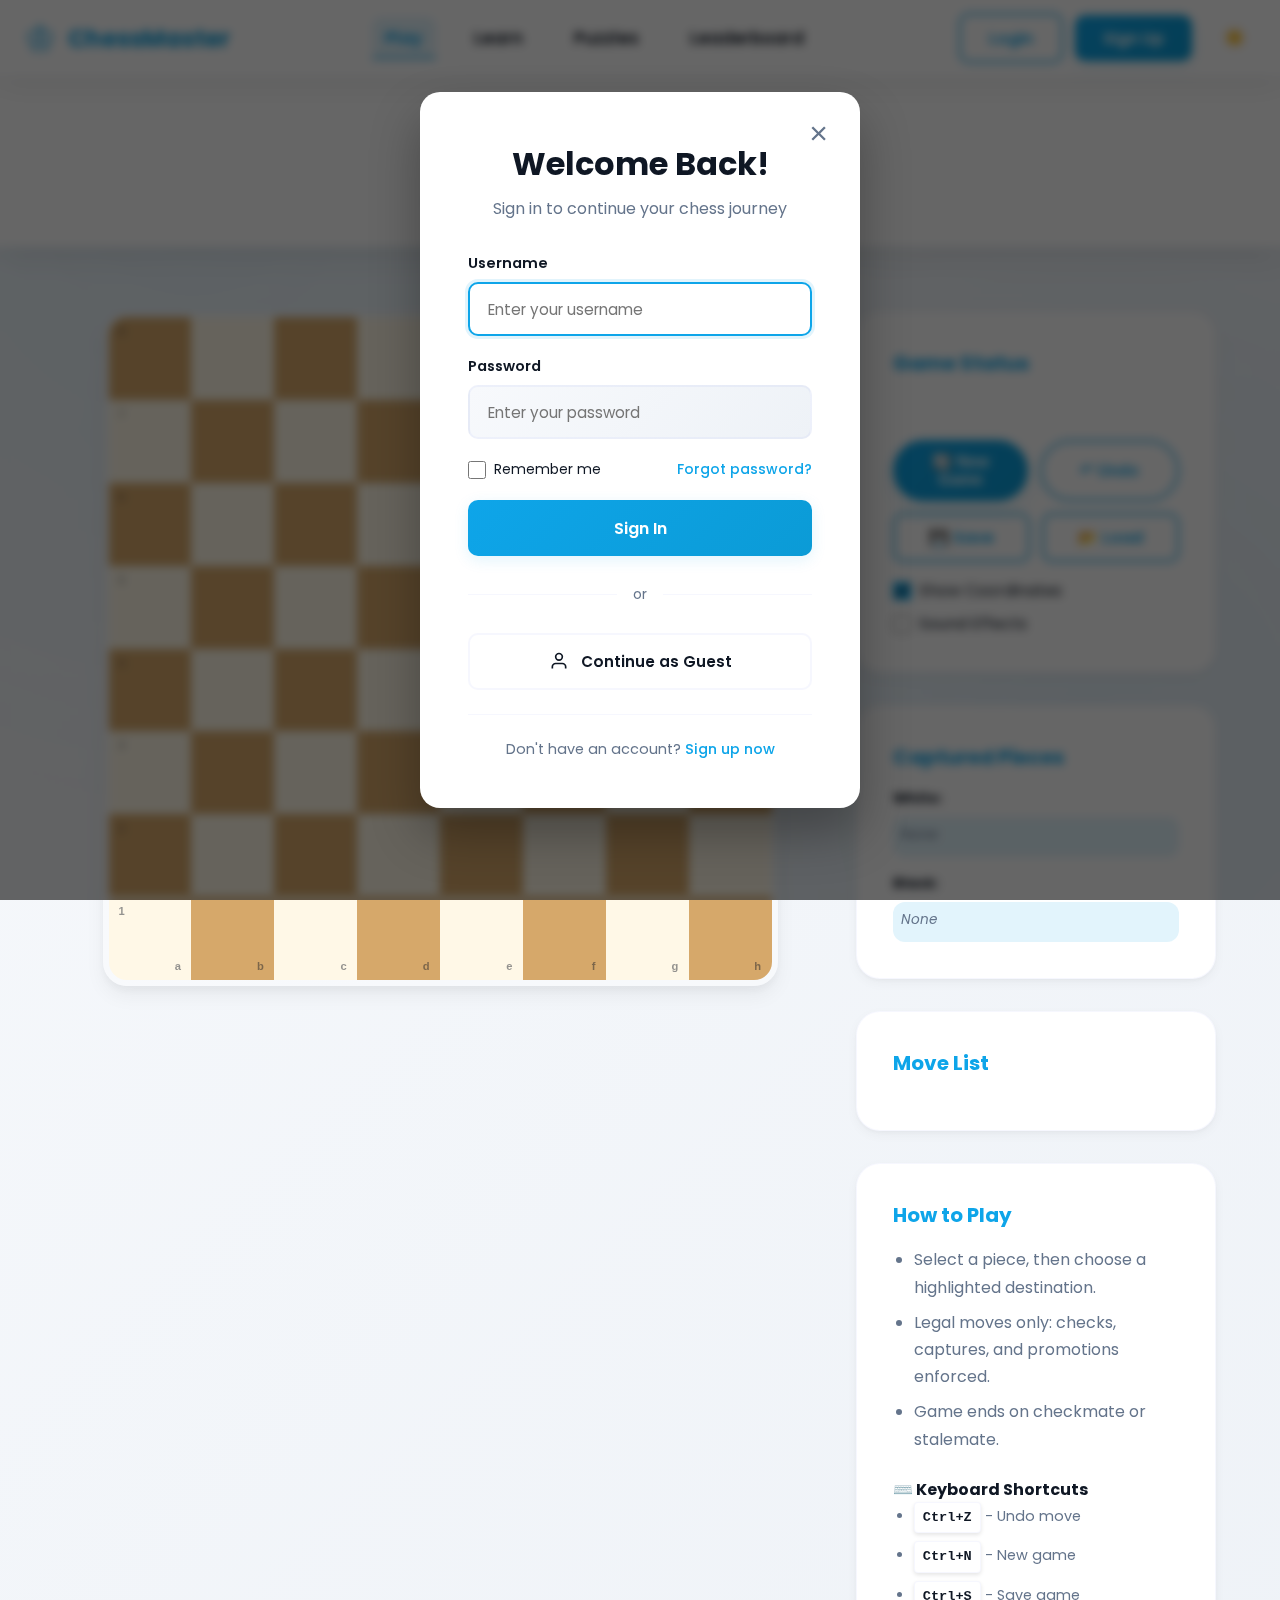
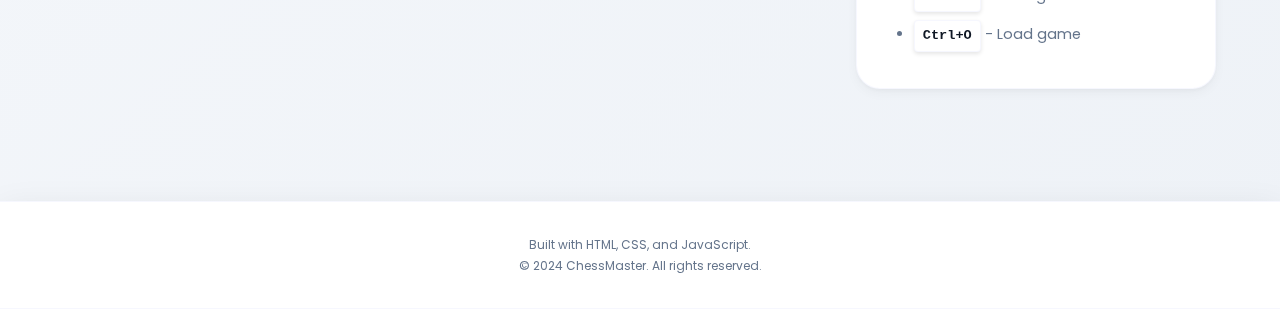
<file: index.html>
<!DOCTYPE html>
<html lang="en">
<head>
  <meta charset="utf-8" />
  <meta name="viewport" content="width=device-width, initial-scale=1.0" />
  <title>Chess Board - Play Online</title>
  <link rel="stylesheet" href="styles.css" />
  <link rel="preconnect" href="https://fonts.googleapis.com">
  <link rel="preconnect" href="https://fonts.gstatic.com" crossorigin>
  <link href="https://fonts.googleapis.com/css2?family=Poppins:wght@400;500;600;700;800&display=swap" rel="stylesheet">
  <script src="app.js" defer></script>
</head>
<body>
  <!-- Navigation Bar -->
  <nav class="navbar">
    <div class="nav-container">
      <div class="nav-brand" onclick="window.location.href='index.html'">
        <span class="nav-icon">♔</span>
        <span class="nav-title">ChessMaster</span>
      </div>
      <ul class="nav-menu" id="navMenu">
        <li class="nav-item"><a href="index.html" class="nav-link active">Play</a></li>
        <li class="nav-item"><a href="learn.html" class="nav-link">Learn</a></li>
        <li class="nav-item"><a href="puzzles.html" class="nav-link">Puzzles</a></li>
        <li class="nav-item"><a href="leaderboard.html" class="nav-link">Leaderboard</a></li>
      </ul>
      <div class="nav-actions">
        <button id="loginBtn" class="btn-secondary">Login</button>
        <button id="signupBtn" class="btn-primary">Sign Up</button>

        <!-- Compact header controls: theme toggle -->
        <div class="header-controls" style="margin-left:0.5rem; display:flex; gap:0.5rem; align-items:center;">
          <button id="themeToggle" class="icon-btn" aria-label="Toggle light/dark theme" title="Toggle theme">☀️</button>
        </div>
      </div>
      <button class="nav-toggle" id="navToggle" aria-controls="navMenu" aria-expanded="false" aria-label="Toggle navigation menu">
        <span></span>
        <span></span>
        <span></span>
      </button>
    </div>
  </nav>

  <!-- Login Modal -->
  <div id="loginModal" class="modal" role="dialog" aria-modal="true" aria-labelledby="modalTitle">
    <div class="modal-overlay"></div>
    <div class="modal-content">
      <button class="modal-close" id="closeModal" aria-label="Close login modal">&times;</button>
      <div class="modal-header">
        <h2 id="modalTitle">Welcome Back!</h2>
        <p>Sign in to continue your chess journey</p>
      </div>
      <form id="loginForm" class="auth-form">
        <div class="form-group">
          <label for="username">Username</label>
          <input type="text" id="username" name="username" placeholder="Enter your username" required>
        </div>
        <div class="form-group">
          <label for="password">Password</label>
          <input type="password" id="password" name="password" placeholder="Enter your password" required>
        </div>
        <div class="form-options">
          <label class="checkbox-label">
            <input type="checkbox" name="remember">
            <span>Remember me</span>
          </label>
          <a href="forgot-password.html" class="link-text">Forgot password?</a>
        </div>
        <button type="submit" class="btn-submit">Sign In</button>
        <div class="form-divider">
          <span>or</span>
        </div>
        <button type="button" id="guestBtn" class="btn-guest">
          <svg width="20" height="20" viewBox="0 0 24 24" fill="none" stroke="currentColor" stroke-width="2">
            <path d="M20 21v-2a4 4 0 0 0-4-4H8a4 4 0 0 0-4 4v2"></path>
            <circle cx="12" cy="7" r="4"></circle>
          </svg>
          Continue as Guest
        </button>
      </form>
      <div class="modal-footer">
        Don't have an account? <a href="signup.html" class="link-text">Sign up now</a>
      </div>
    </div>
  </div>

  <!-- User Info Bar (shown after login) -->
  <div class="user-bar" id="userBar" style="display: none;">
    <div class="user-info">
      <div class="user-avatar">
        <span id="userInitial">G</span>
      </div>
      <div class="user-details">
        <span class="user-name" id="userName">Guest Player</span>
        <span class="user-status">Online</span>
      </div>
    </div>
    <button id="logoutBtn" class="btn-logout">Logout</button>
  </div>

  <header class="site-header">
    <h1>Play Chess</h1>
    <p>Challenge a friend locally with a classic 8×8 board.</p>
  </header>

  <main class="layout">
    <section class="board-wrapper">
      <div id="board" class="board" aria-label="Chess board"></div>
    </section>
    <aside class="sidebar">
      <div class="panel">
        <h2>Game Status</h2>
        <p id="turn" class="turn"></p>
        <p id="status" class="status-message"></p>
        <div class="button-group">
          <button id="resetBtn" type="button">🔄 New Game</button>
          <button id="undoBtn" type="button">↶ Undo</button>
        </div>
        <div class="button-group" style="margin-top: 0.75rem;">
          <button id="saveGameBtn" type="button" class="btn-secondary" style="flex: 1;">💾 Save</button>
          <button id="loadGameBtn" type="button" class="btn-secondary" style="flex: 1;">📂 Load</button>
        </div>
        <div style="margin-top: 1rem; display: flex; flex-direction: column; gap: 0.5rem;">
          <label class="checkbox-label">
            <input type="checkbox" id="showCoords" checked>
            <span>Show Coordinates</span>
          </label>
          <label class="checkbox-label">
            <input type="checkbox" id="soundEnabled">
            <span>Sound Effects</span>
          </label>
        </div>
      </div>
      <div class="panel">
        <h2>Captured Pieces</h2>
        <div class="captured">
          <div class="captured-section">
            <span class="captured-label">White:</span>
            <div id="capturedWhite" class="captured-pieces"></div>
          </div>
          <div class="captured-section">
            <span class="captured-label">Black:</span>
            <div id="capturedBlack" class="captured-pieces"></div>
          </div>
        </div>
      </div>
      <div class="panel">
        <h2>Move List</h2>
        <ol id="moveList" class="move-list"></ol>
      </div>
      <div class="panel notes">
        <h2>How to Play</h2>
        <ul>
          <li>Select a piece, then choose a highlighted destination.</li>
          <li>Legal moves only: checks, captures, and promotions enforced.</li>
          <li>Game ends on checkmate or stalemate.</li>
        </ul>
        <h3 style="margin-top: 1.5rem; font-size: 1rem;">⌨️ Keyboard Shortcuts</h3>
        <ul style="font-size: 0.9rem; color: var(--muted);">
          <li><kbd>Ctrl+Z</kbd> - Undo move</li>
          <li><kbd>Ctrl+N</kbd> - New game</li>
          <li><kbd>Ctrl+S</kbd> - Save game</li>
          <li><kbd>Ctrl+O</kbd> - Load game</li>
        </ul>
      </div>
    </aside>
  </main>

  <!-- Pawn Promotion Modal -->
  <div id="promotionModal" class="modal">
    <div class="modal-overlay"></div>
    <div class="modal-content promotion-modal-content">
      <div class="modal-header">
        <h2>Promote Your Pawn</h2>
        <p>Choose a piece</p>
      </div>
      <div class="promotion-choices">
        <button class="promotion-choice" data-piece="q" aria-label="Promote to Queen">
          <span class="promotion-piece">♕</span>
          <span class="promotion-label">Queen</span>
        </button>
        <button class="promotion-choice" data-piece="r" aria-label="Promote to Rook">
          <span class="promotion-piece">♖</span>
          <span class="promotion-label">Rook</span>
        </button>
        <button class="promotion-choice" data-piece="b" aria-label="Promote to Bishop">
          <span class="promotion-piece">♗</span>
          <span class="promotion-label">Bishop</span>
        </button>
        <button class="promotion-choice" data-piece="n" aria-label="Promote to Knight">
          <span class="promotion-piece">♘</span>
          <span class="promotion-label">Knight</span>
        </button>
      </div>
    </div>
  </div>

  <footer class="site-footer">
    <small>Built with HTML, CSS, and JavaScript.</small>
    <br />
    <small>&copy; 2024 ChessMaster. All rights reserved.</small>
  
  </footer>
</body>
</html>
</file>
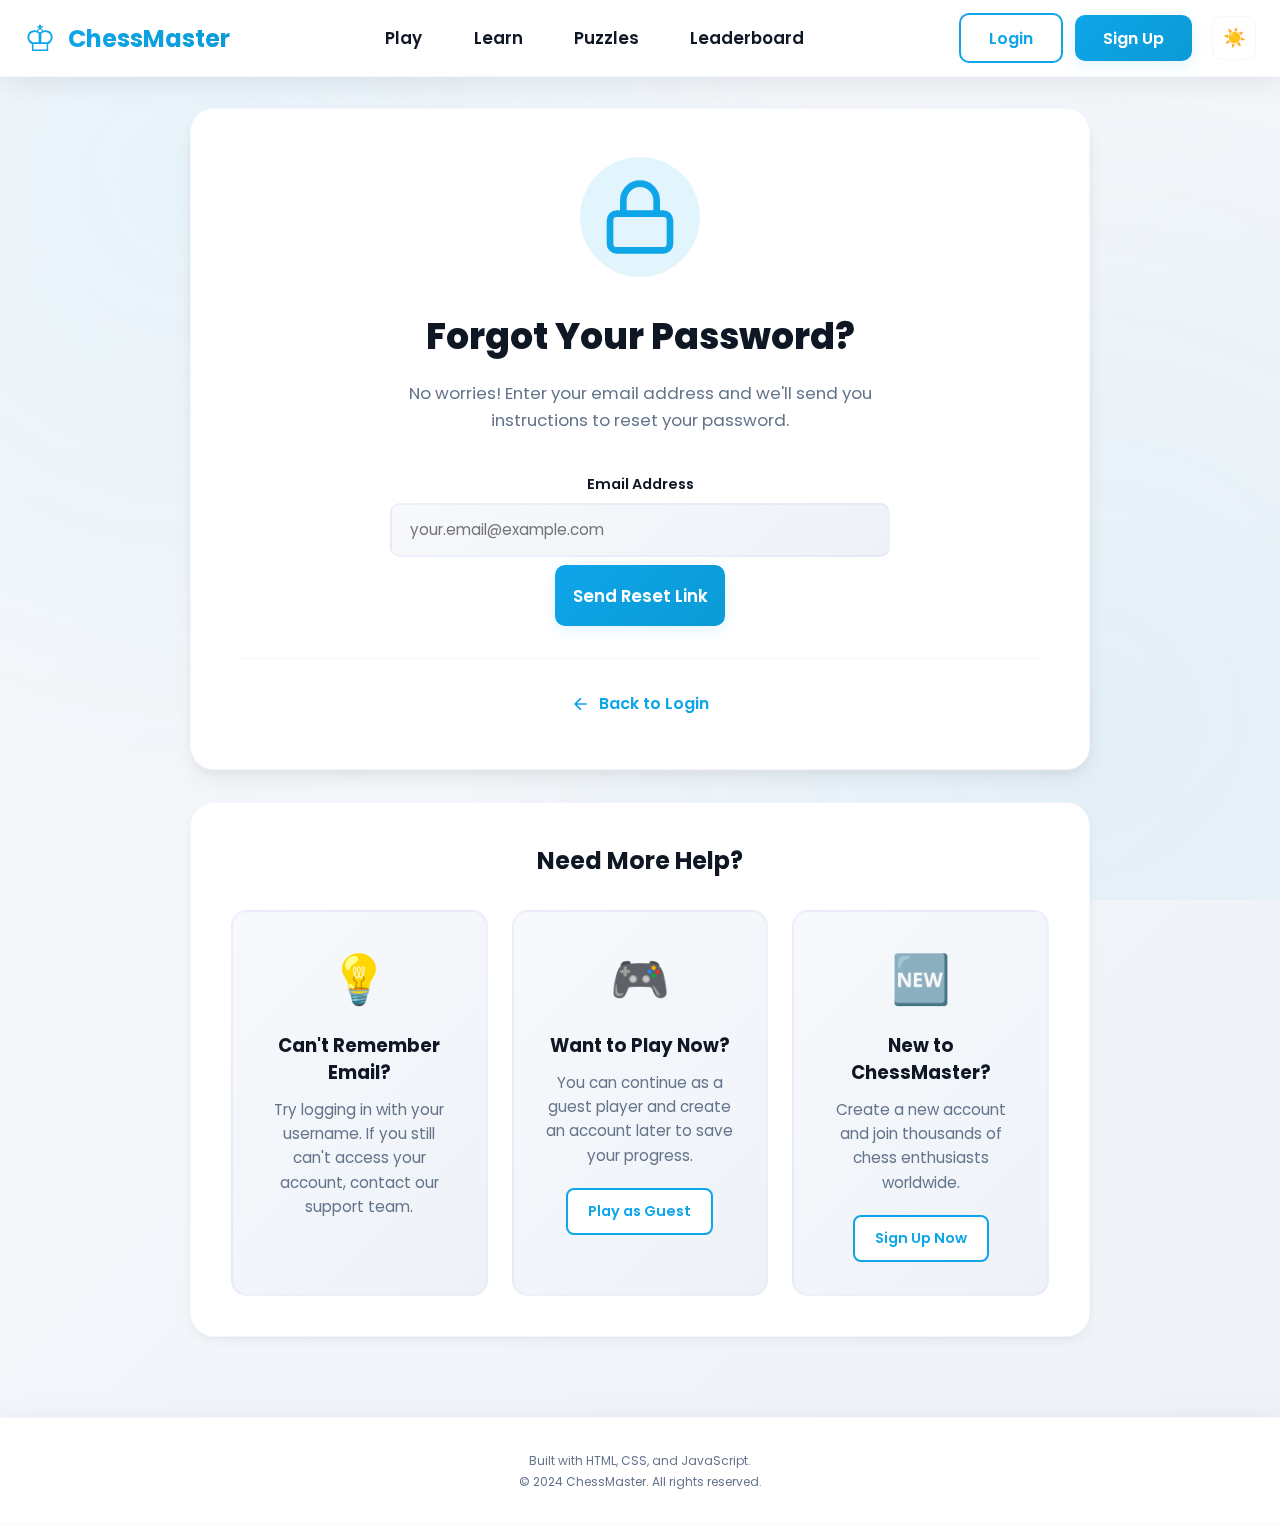
<file: forgot-password.html>
<!DOCTYPE html>
<html lang="en">
<head>
  <meta charset="utf-8" />
  <meta name="viewport" content="width=device-width, initial-scale=1.0" />
  <title>Forgot Password - ChessMaster</title>
  <link rel="stylesheet" href="styles.css" />
  <link rel="preconnect" href="https://fonts.googleapis.com">
  <link rel="preconnect" href="https://fonts.gstatic.com" crossorigin>
  <link href="https://fonts.googleapis.com/css2?family=Poppins:wght@400;500;600;700;800&display=swap" rel="stylesheet">
  <script src="app.js" defer></script>
</head>
<body>
  <!-- Navigation Bar -->
  <nav class="navbar">
    <div class="nav-container">
      <div class="nav-brand" onclick="window.location.href='index.html'">
        <span class="nav-icon">♔</span>
        <span class="nav-title">ChessMaster</span>
      </div>
      <ul class="nav-menu" id="navMenu">
        <li class="nav-item"><a href="index.html" class="nav-link">Play</a></li>
        <li class="nav-item"><a href="learn.html" class="nav-link">Learn</a></li>
        <li class="nav-item"><a href="puzzles.html" class="nav-link">Puzzles</a></li>
        <li class="nav-item"><a href="leaderboard.html" class="nav-link">Leaderboard</a></li>
      </ul>
      <div class="nav-actions">
        <button id="loginBtn" class="btn-secondary">Login</button>
        <button id="signupBtn" class="btn-primary">Sign Up</button>

        <!-- Compact header controls: theme toggle -->
        <div class="header-controls" style="margin-left:0.5rem; display:flex; gap:0.5rem; align-items:center;">
          <button id="themeToggle" class="icon-btn" aria-label="Toggle light/dark theme" title="Toggle theme">☀️</button>
        </div>
      </div>
      <button class="nav-toggle" id="navToggle" aria-controls="navMenu" aria-expanded="false" aria-label="Toggle navigation menu">
        <span></span>
        <span></span>
        <span></span>
      </button>
    </div>
  </nav>

  <!-- Login Modal -->
  <div id="loginModal" class="modal" role="dialog" aria-modal="true" aria-labelledby="modalTitle">
    <div class="modal-overlay"></div>
    <div class="modal-content">
      <button class="modal-close" id="closeModal" aria-label="Close login modal">&times;</button>
      <div class="modal-header">
        <h2 id="modalTitle">Welcome Back!</h2>
        <p>Sign in to continue your chess journey</p>
      </div>
      <form id="loginForm" class="auth-form">
        <div class="form-group">
          <label for="username">Username</label>
          <input type="text" id="username" name="username" placeholder="Enter your username" required>
        </div>
        <div class="form-group">
          <label for="password">Password</label>
          <input type="password" id="password" name="password" placeholder="Enter your password" required>
        </div>
        <div class="form-options">
          <label class="checkbox-label">
            <input type="checkbox" name="remember">
            <span>Remember me</span>
          </label>
          <a href="forgot-password.html" class="link-text">Forgot password?</a>
        </div>
        <button type="submit" class="btn-submit">Sign In</button>
        <div class="form-divider">
          <span>or</span>
        </div>
        <button type="button" id="guestBtn" class="btn-guest">
          <svg width="20" height="20" viewBox="0 0 24 24" fill="none" stroke="currentColor" stroke-width="2">
            <path d="M20 21v-2a4 4 0 0 0-4-4H8a4 4 0 0 0-4 4v2"></path>
            <circle cx="12" cy="7" r="4"></circle>
          </svg>
          Continue as Guest
        </button>
      </form>
      <div class="modal-footer">
        Don't have an account? <a href="signup.html" class="link-text">Sign up now</a>
      </div>
    </div>
  </div>

  <!-- User Info Bar -->
  <div class="user-bar" id="userBar" style="display: none;">
    <div class="user-info">
      <div class="user-avatar">
        <span id="userInitial">G</span>
      </div>
      <div class="user-details">
        <span class="user-name" id="userName">Guest Player</span>
        <span class="user-status">Online</span>
      </div>
    </div>
    <button id="logoutBtn" class="btn-logout">Logout</button>
  </div>

  <div class="forgot-password-page">
    <div class="forgot-password-container">
      <div class="forgot-password-card">
        
        <div class="forgot-icon">
          <svg width="80" height="80" viewBox="0 0 24 24" fill="none" stroke="currentColor" stroke-width="2">
            <rect x="3" y="11" width="18" height="11" rx="2" ry="2"></rect>
            <path d="M7 11V7a5 5 0 0 1 10 0v4"></path>
          </svg>
        </div>

        <div class="forgot-header">
          <h1>Forgot Your Password?</h1>
          <p>No worries! Enter your email address and we'll send you instructions to reset your password.</p>
        </div>

        <form id="forgotPasswordForm" class="forgot-form">
          <div class="form-group">
            <label for="resetEmail">Email Address</label>
            <input type="email" id="resetEmail" name="email" placeholder="your.email@example.com" required>
          </div>

          <button type="submit" class="btn-submit btn-large">
            Send Reset Link
          </button>
        </form>

        <div class="forgot-footer">
          <a href="index.html" class="back-link">
            <svg width="20" height="20" viewBox="0 0 24 24" fill="none" stroke="currentColor" stroke-width="2">
              <path d="M19 12H5M12 19l-7-7 7-7"/>
            </svg>
            Back to Login
          </a>
        </div>

        <!-- Success Message (hidden by default) -->
        <div id="successMessage" class="success-message" style="display: none;">
          <div class="success-icon">✓</div>
          <h3>Check Your Email!</h3>
          <p>We've sent password reset instructions to your email address. Please check your inbox and follow the link to reset your password.</p>
          <p class="success-note">Didn't receive the email? Check your spam folder or <a href="#" id="resendLink" class="link-text">resend the link</a>.</p>
        </div>

      </div>

      <!-- Additional Help Section -->
      <div class="help-section">
        <h3>Need More Help?</h3>
        <div class="help-cards">
          <div class="help-card">
            <div class="help-icon">💡</div>
            <h4>Can't Remember Email?</h4>
            <p>Try logging in with your username. If you still can't access your account, contact our support team.</p>
          </div>
          <div class="help-card">
            <div class="help-icon">🎮</div>
            <h4>Want to Play Now?</h4>
            <p>You can continue as a guest player and create an account later to save your progress.</p>
            <button id="guestBtnPage" class="btn-guest-small">Play as Guest</button>
          </div>
          <div class="help-card">
            <div class="help-icon">🆕</div>
            <h4>New to ChessMaster?</h4>
            <p>Create a new account and join thousands of chess enthusiasts worldwide.</p>
            <a href="signup.html" class="btn-guest-small">Sign Up Now</a>
          </div>
        </div>
      </div>

    </div>
  </div>

  <footer class="site-footer">
    <small>Built with HTML, CSS, and JavaScript.
      <br>
      &copy; 2024 ChessMaster. All rights reserved.
    </small>
  </footer>
</body>
</html>
</file>
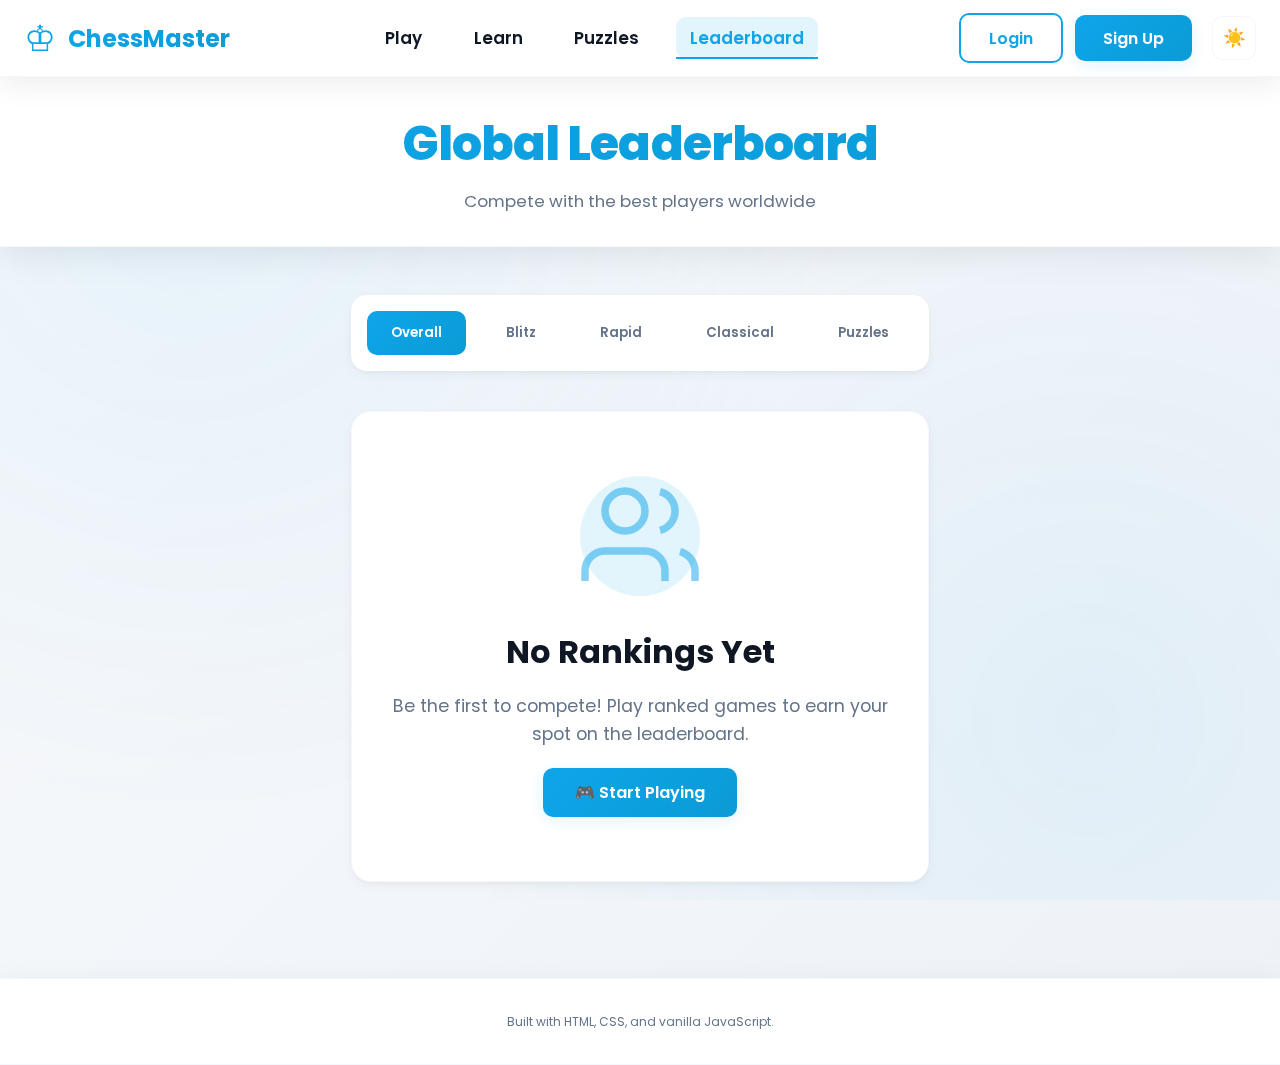
<file: leaderboard.html>
<!DOCTYPE html>
<html lang="en">
<head>
  <meta charset="utf-8" />
  <meta name="viewport" content="width=device-width, initial-scale=1.0" />
  <title>Leaderboard - ChessMaster</title>
  <link rel="stylesheet" href="styles.css" />
  <link rel="preconnect" href="https://fonts.googleapis.com">
  <link rel="preconnect" href="https://fonts.gstatic.com" crossorigin>
  <link href="https://fonts.googleapis.com/css2?family=Poppins:wght@400;500;600;700;800&display=swap" rel="stylesheet">
  <script src="app.js" defer></script>
</head>
<body>
  <!-- Navigation Bar -->
  <nav class="navbar">
    <div class="nav-container">
      <div class="nav-brand" onclick="window.location.href='index.html'">
        <span class="nav-icon">♔</span>
        <span class="nav-title">ChessMaster</span>
      </div>
      <ul class="nav-menu" id="navMenu">
        <li class="nav-item"><a href="index.html" class="nav-link">Play</a></li>
        <li class="nav-item"><a href="learn.html" class="nav-link">Learn</a></li>
        <li class="nav-item"><a href="puzzles.html" class="nav-link">Puzzles</a></li>
        <li class="nav-item"><a href="leaderboard.html" class="nav-link active">Leaderboard</a></li>
      </ul>
      <div class="nav-actions">
        <button id="loginBtn" class="btn-secondary">Login</button>
        <button id="signupBtn" class="btn-primary">Sign Up</button>

        <!-- Compact header controls: theme toggle -->
        <div class="header-controls" style="margin-left:0.5rem; display:flex; gap:0.5rem; align-items:center;">
          <button id="themeToggle" class="icon-btn" aria-label="Toggle light/dark theme" title="Toggle theme">☀️</button>
        </div>
      </div>
      <button class="nav-toggle" id="navToggle" aria-controls="navMenu" aria-expanded="false" aria-label="Toggle navigation menu">
        <span></span>
        <span></span>
        <span></span>
      </button>
    </div>
  </nav>

  <!-- Login Modal -->
  <div id="loginModal" class="modal" role="dialog" aria-modal="true" aria-labelledby="modalTitle">
    <div class="modal-overlay"></div>
    <div class="modal-content">
      <button class="modal-close" id="closeModal" aria-label="Close login modal">&times;</button>
      <div class="modal-header">
        <h2 id="modalTitle">Welcome Back!</h2>
        <p>Sign in to continue your chess journey</p>
      </div>
      <form id="loginForm" class="auth-form">
        <div class="form-group">
          <label for="username">Username</label>
          <input type="text" id="username" name="username" placeholder="Enter your username" required>
        </div>
        <div class="form-group">
          <label for="password">Password</label>
          <input type="password" id="password" name="password" placeholder="Enter your password" required>
        </div>
        <div class="form-options">
          <label class="checkbox-label">
            <input type="checkbox" name="remember">
            <span>Remember me</span>
          </label>
          <a href="forgot-password.html" class="link-text">Forgot password?</a>
        </div>
        <button type="submit" class="btn-submit">Sign In</button>
        <div class="form-divider">
          <span>or</span>
        </div>
        <button type="button" id="guestBtn" class="btn-guest">
          <svg width="20" height="20" viewBox="0 0 24 24" fill="none" stroke="currentColor" stroke-width="2">
            <path d="M20 21v-2a4 4 0 0 0-4-4H8a4 4 0 0 0-4 4v2"></path>
            <circle cx="12" cy="7" r="4"></circle>
          </svg>
          Continue as Guest
        </button>
      </form>
      <div class="modal-footer">
        Don't have an account? <a href="signup.html" class="link-text">Sign up now</a>
      </div>
    </div>
  </div>

  <!-- User Info Bar -->
  <div class="user-bar" id="userBar" style="display: none;">
    <div class="user-info">
      <div class="user-avatar">
        <span id="userInitial">G</span>
      </div>
      <div class="user-details">
        <span class="user-name" id="userName">Guest Player</span>
        <span class="user-status">Online</span>
      </div>
    </div>
    <button id="logoutBtn" class="btn-logout">Logout</button>
  </div>

  <header class="site-header">
    <h1>Global Leaderboard</h1>
    <p>Compete with the best players worldwide</p>
  </header>

  <main class="content-page">
    <div class="leaderboard-container">
      
      <!-- Filter Tabs -->
      <div class="leaderboard-tabs">
        <button class="tab-btn active">Overall</button>
        <button class="tab-btn">Blitz</button>
        <button class="tab-btn">Rapid</button>
        <button class="tab-btn">Classical</button>
        <button class="tab-btn">Puzzles</button>
      </div>

      <!-- Empty State -->
      <section class="empty-leaderboard">
        <div class="empty-icon">
          <svg width="120" height="120" viewBox="0 0 24 24" fill="none" stroke="currentColor" stroke-width="1.5">
            <path d="M17 21v-2a4 4 0 0 0-4-4H5a4 4 0 0 0-4 4v2"></path>
            <circle cx="9" cy="7" r="4"></circle>
            <path d="M23 21v-2a4 4 0 0 0-3-3.87"></path>
            <path d="M16 3.13a4 4 0 0 1 0 7.75"></path>
          </svg>
        </div>
        <h2>No Rankings Yet</h2>
        <p>Be the first to compete! Play ranked games to earn your spot on the leaderboard.</p>
        <a href="index.html" class="btn-primary" style="text-decoration: none; display: inline-flex; align-items: center; margin-top: 20px; padding: 12px 32px;">
          🎮 Start Playing
        </a>
      </section>

    </div>
  </main>

  <footer class="site-footer">
    <small>Built with HTML, CSS, and vanilla JavaScript.</small>
  </footer>
</body>
</html>
</file>
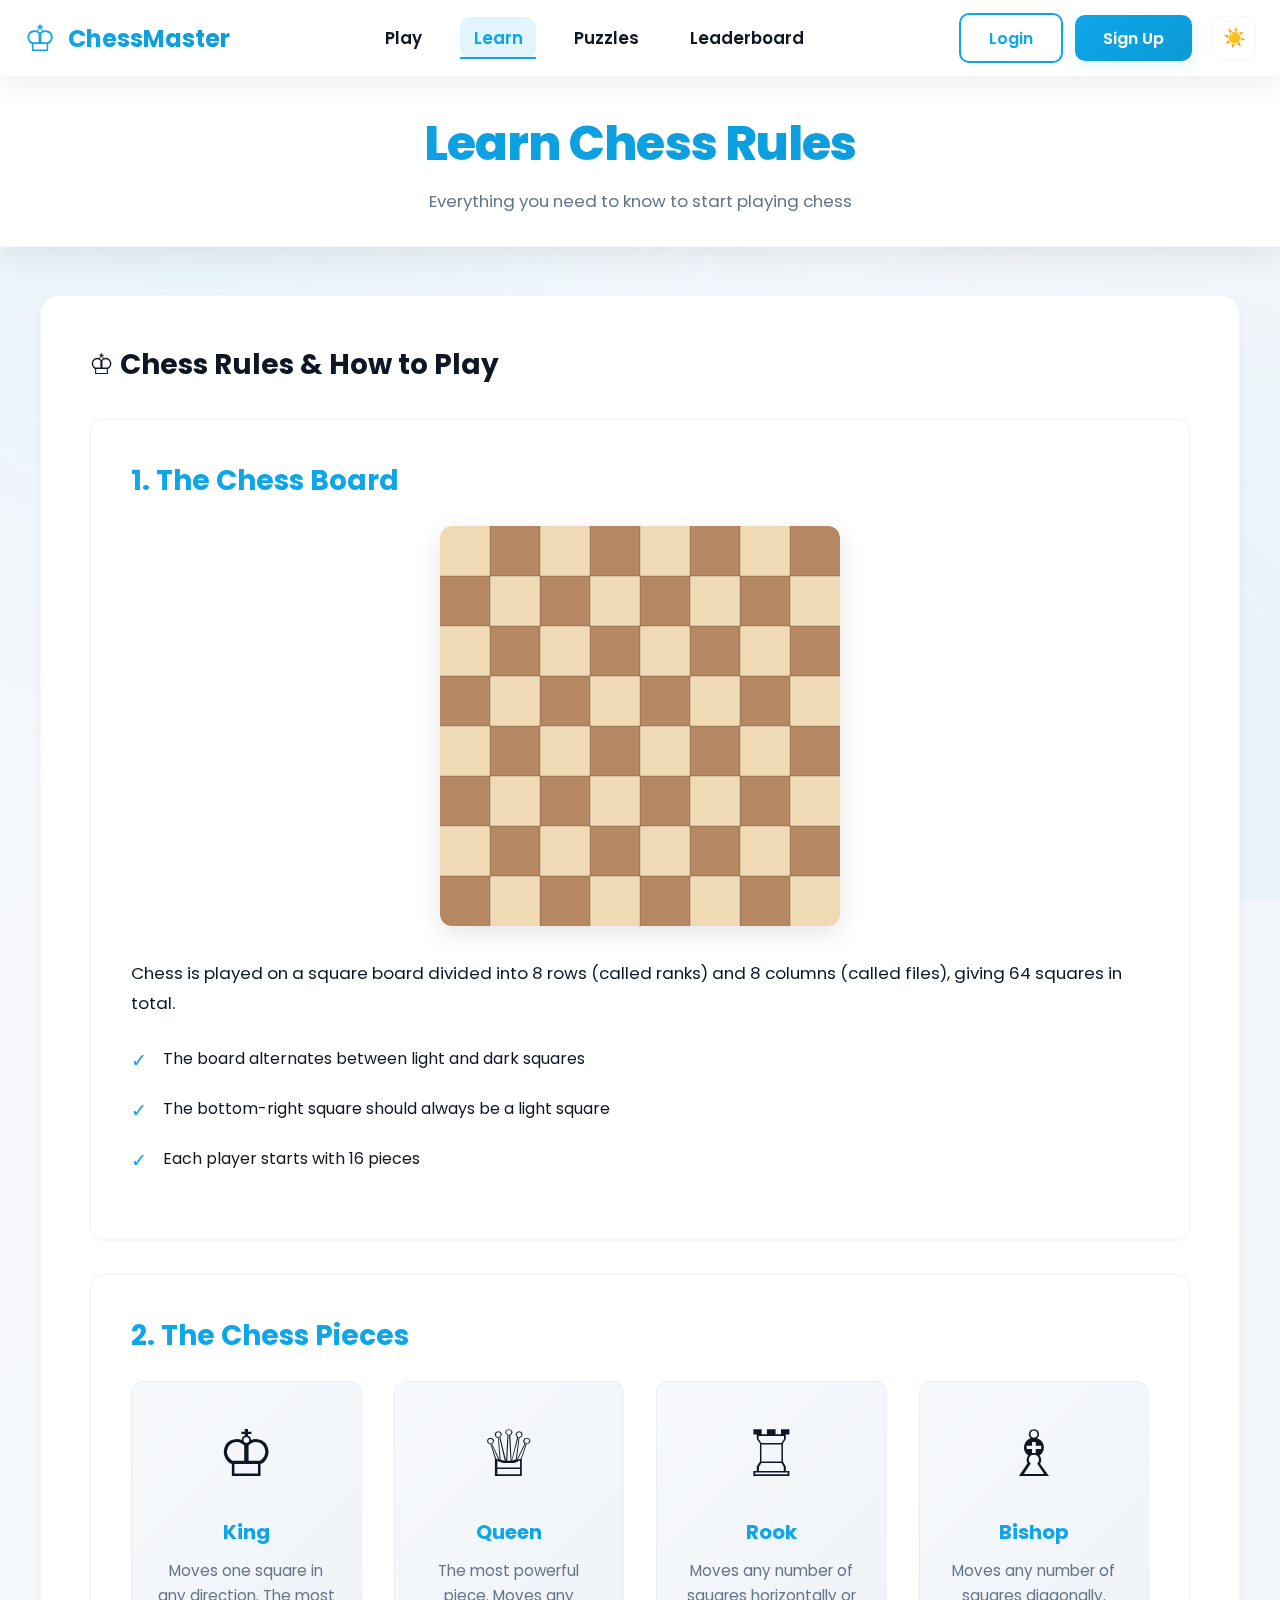
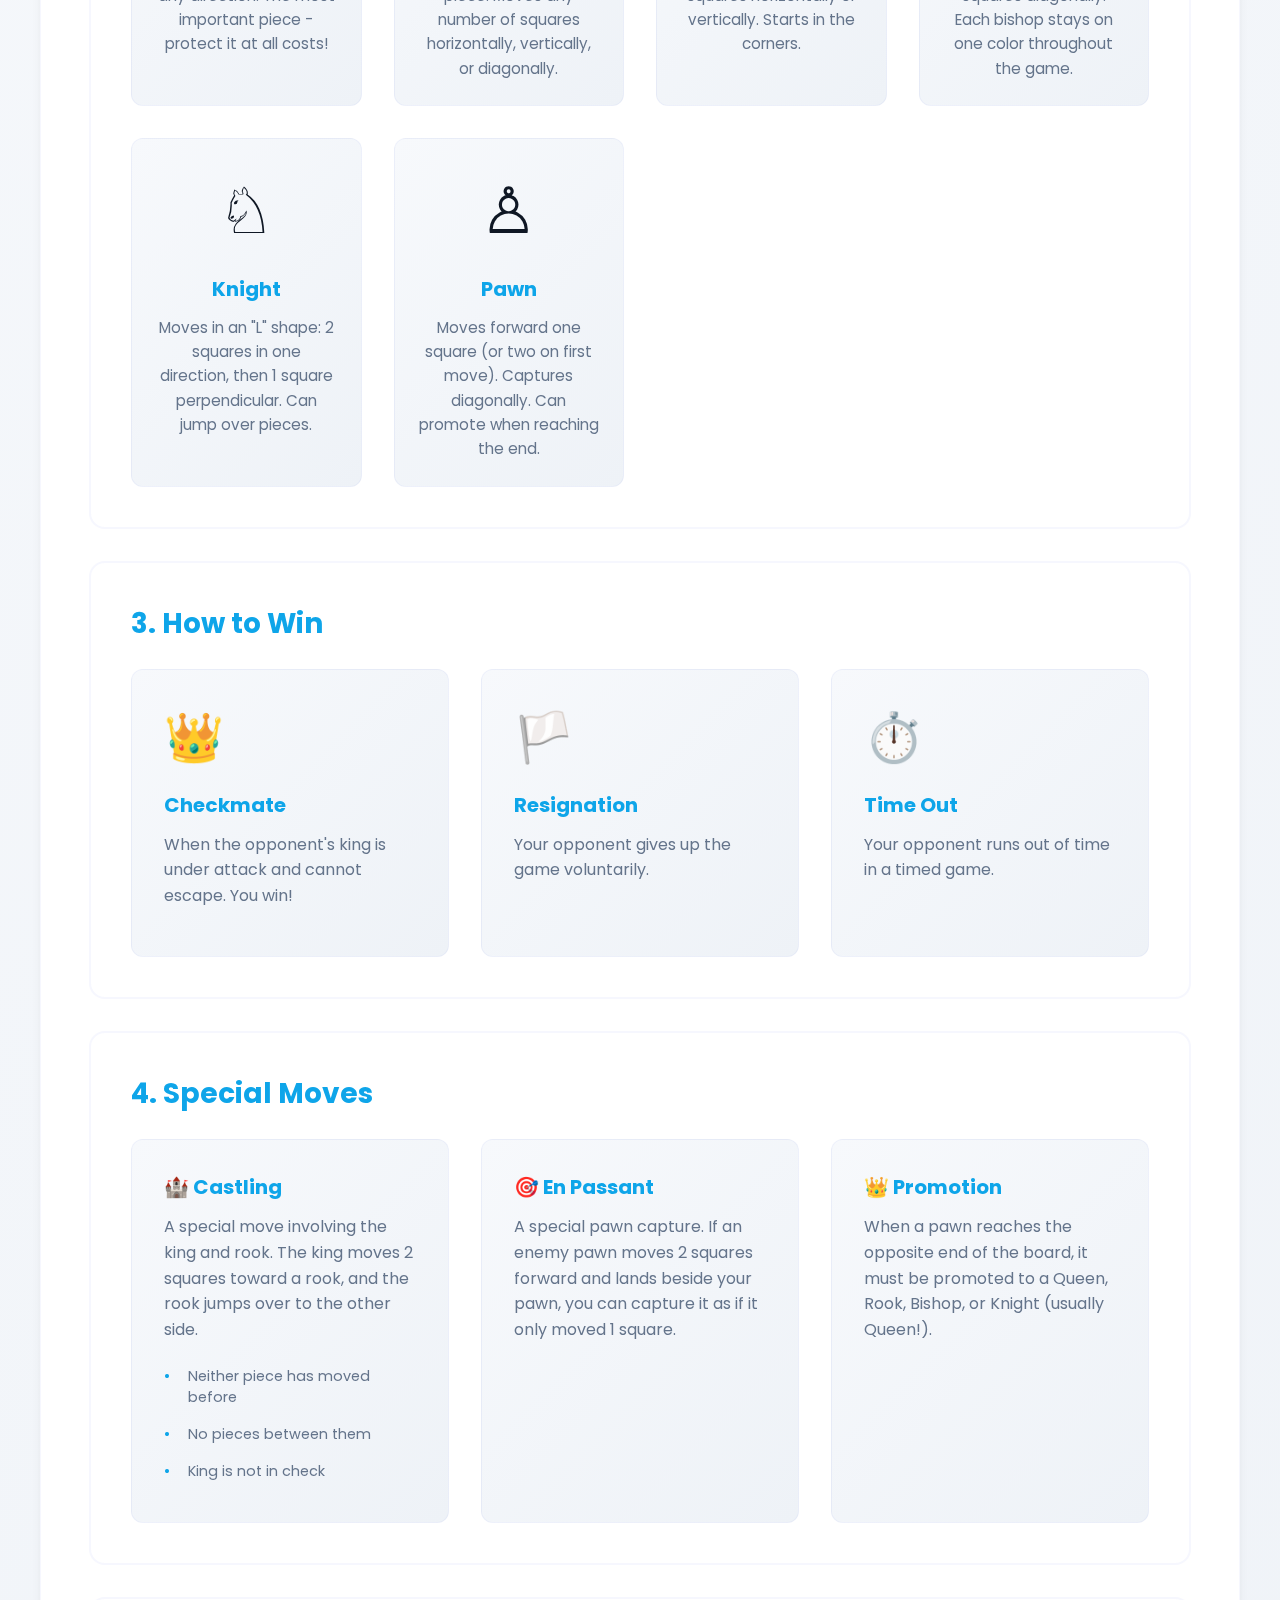
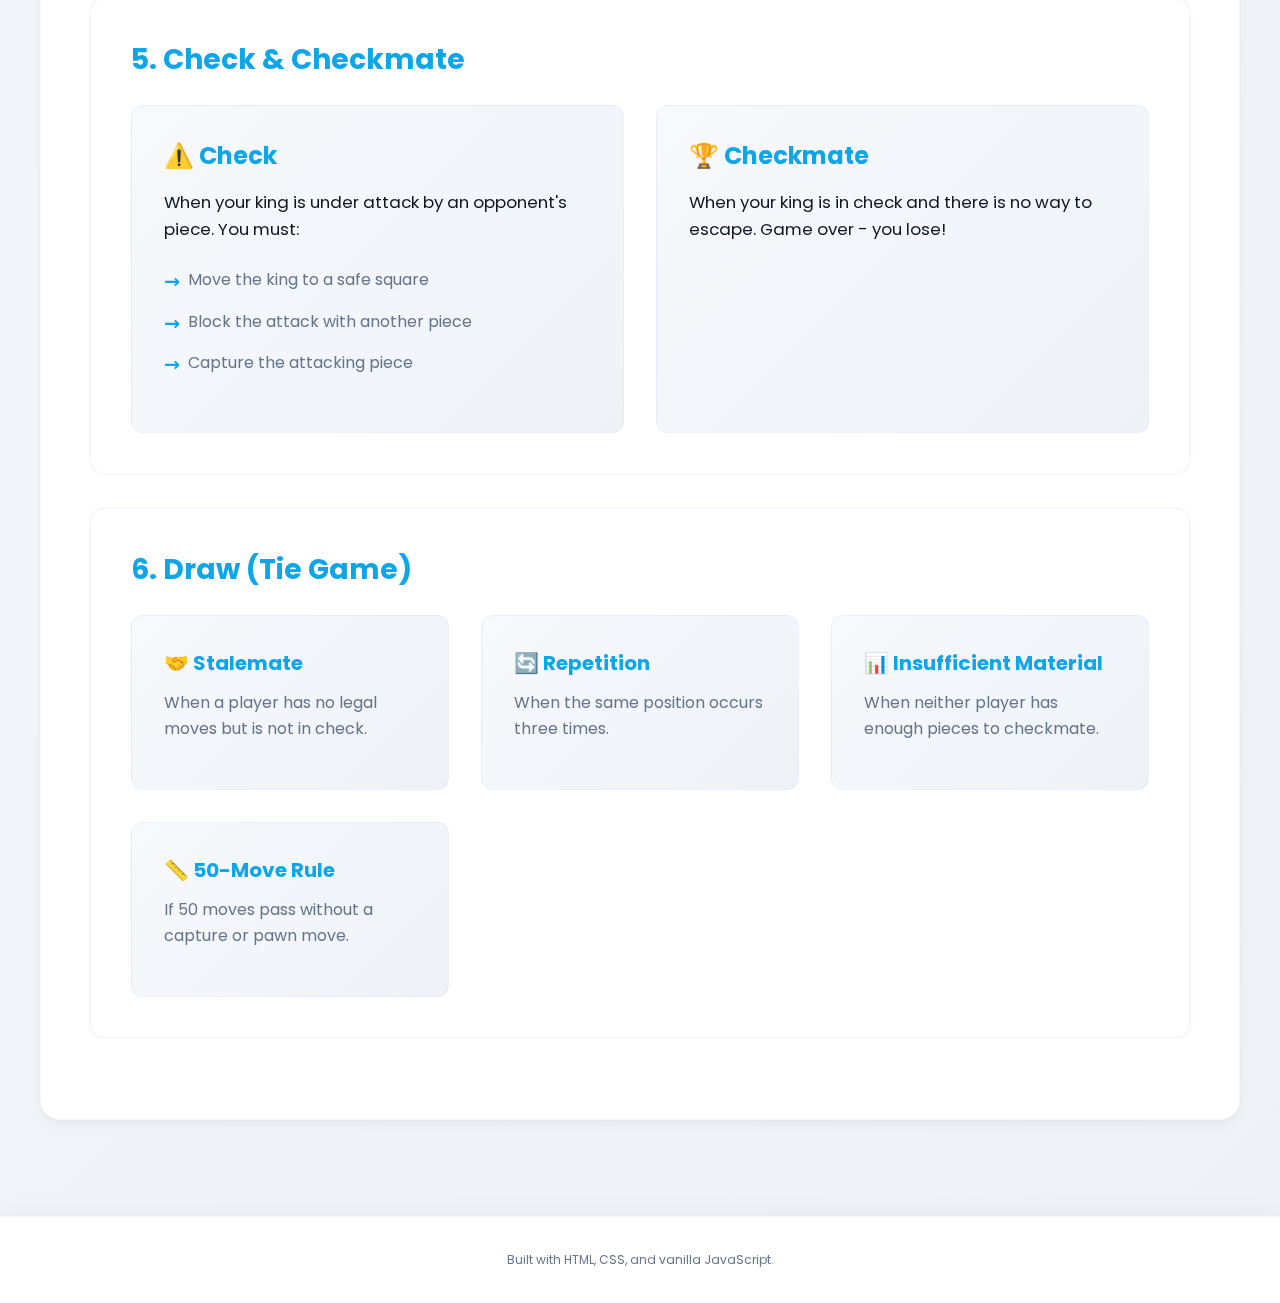
<file: learn.html>
<!DOCTYPE html>
<html lang="en">
<head>
  <meta charset="utf-8" />
  <meta name="viewport" content="width=device-width, initial-scale=1.0" />
  <title>Learn Chess - ChessMaster</title>
  <link rel="stylesheet" href="styles.css" />
  <link rel="preconnect" href="https://fonts.googleapis.com">
  <link rel="preconnect" href="https://fonts.gstatic.com" crossorigin>
  <link href="https://fonts.googleapis.com/css2?family=Poppins:wght@400;500;600;700;800&display=swap" rel="stylesheet">
  <script src="app.js" defer></script>
</head>
<body>
  <!-- Navigation Bar -->
  <nav class="navbar">
    <div class="nav-container">
      <div class="nav-brand" onclick="window.location.href='index.html'">
        <span class="nav-icon">♔</span>
        <span class="nav-title">ChessMaster</span>
      </div>
      <ul class="nav-menu" id="navMenu">
        <li class="nav-item"><a href="index.html" class="nav-link">Play</a></li>
        <li class="nav-item"><a href="learn.html" class="nav-link active">Learn</a></li>
        <li class="nav-item"><a href="puzzles.html" class="nav-link">Puzzles</a></li>
        <li class="nav-item"><a href="leaderboard.html" class="nav-link">Leaderboard</a></li>
      </ul>
      <div class="nav-actions">
        <button id="loginBtn" class="btn-secondary">Login</button>
        <button id="signupBtn" class="btn-primary">Sign Up</button>

        <!-- Compact header controls: theme toggle -->
        <div class="header-controls" style="margin-left:0.5rem; display:flex; gap:0.5rem; align-items:center;">
          <button id="themeToggle" class="icon-btn" aria-label="Toggle light/dark theme" title="Toggle theme">☀️</button>
        </div>
      </div>
      <button class="nav-toggle" id="navToggle" aria-controls="navMenu" aria-expanded="false" aria-label="Toggle navigation menu">
        <span></span>
        <span></span>
        <span></span>
      </button>
    </div>
  </nav>

  <!-- Login Modal -->
  <div id="loginModal" class="modal" role="dialog" aria-modal="true" aria-labelledby="modalTitle">
    <div class="modal-overlay"></div>
    <div class="modal-content">
      <button class="modal-close" id="closeModal" aria-label="Close login modal">&times;</button>
      <div class="modal-header">
        <h2 id="modalTitle">Welcome Back!</h2>
        <p>Sign in to continue your chess journey</p>
      </div>
      <form id="loginForm" class="auth-form">
        <div class="form-group">
          <label for="username">Username</label>
          <input type="text" id="username" name="username" placeholder="Enter your username" required>
        </div>
        <div class="form-group">
          <label for="password">Password</label>
          <input type="password" id="password" name="password" placeholder="Enter your password" required>
        </div>
        <div class="form-options">
          <label class="checkbox-label">
            <input type="checkbox" name="remember">
            <span>Remember me</span>
          </label>
          <a href="forgot-password.html" class="link-text">Forgot password?</a>
        </div>
        <button type="submit" class="btn-submit">Sign In</button>
        <div class="form-divider">
          <span>or</span>
        </div>
        <button type="button" id="guestBtn" class="btn-guest">
          <svg width="20" height="20" viewBox="0 0 24 24" fill="none" stroke="currentColor" stroke-width="2">
            <path d="M20 21v-2a4 4 0 0 0-4-4H8a4 4 0 0 0-4 4v2"></path>
            <circle cx="12" cy="7" r="4"></circle>
          </svg>
          Continue as Guest
        </button>
      </form>
      <div class="modal-footer">
        Don't have an account? <a href="signup.html" class="link-text">Sign up now</a>
      </div>
    </div>
  </div>

  <!-- User Info Bar -->
  <div class="user-bar" id="userBar" style="display: none;">
    <div class="user-info">
      <div class="user-avatar">
        <span id="userInitial">G</span>
      </div>
      <div class="user-details">
        <span class="user-name" id="userName">Guest Player</span>
        <span class="user-status">Online</span>
      </div>
    </div>
    <button id="logoutBtn" class="btn-logout">Logout</button>
  </div>

  <header class="site-header">
    <h1>Learn Chess Rules</h1>
    <p>Everything you need to know to start playing chess</p>
  </header>

  <main class="content-page">
    <div class="rules-container">
      
      <!-- Chess Rules Section -->
      <section class="rules-section">
        <h2 class="section-title">♔ Chess Rules & How to Play</h2>
        
        <!-- Rule: The Board -->
        <div class="rule-card">
          <div class="rule-header">
            <h3>1. The Chess Board</h3>
          </div>
          <div class="rule-content">
            <div class="rule-image">
              <svg viewBox="0 0 400 400" class="board-svg">
                <defs>
                  <pattern id="checkerboard" x="0" y="0" width="100" height="100" patternUnits="userSpaceOnUse">
                    <rect x="0" y="0" width="50" height="50" fill="#f0d9b5"/>
                    <rect x="50" y="0" width="50" height="50" fill="#b58863"/>
                    <rect x="0" y="50" width="50" height="50" fill="#b58863"/>
                    <rect x="50" y="50" width="50" height="50" fill="#f0d9b5"/>
                  </pattern>
                </defs>
                <rect width="400" height="400" fill="url(#checkerboard)"/>
                <line x1="0" y1="50" x2="400" y2="50" stroke="#000" stroke-width="1" opacity="0.2"/>
                <line x1="0" y1="100" x2="400" y2="100" stroke="#000" stroke-width="1" opacity="0.2"/>
                <line x1="0" y1="150" x2="400" y2="150" stroke="#000" stroke-width="1" opacity="0.2"/>
                <line x1="0" y1="200" x2="400" y2="200" stroke="#000" stroke-width="1" opacity="0.2"/>
                <line x1="0" y1="250" x2="400" y2="250" stroke="#000" stroke-width="1" opacity="0.2"/>
                <line x1="0" y1="300" x2="400" y2="300" stroke="#000" stroke-width="1" opacity="0.2"/>
                <line x1="0" y1="350" x2="400" y2="350" stroke="#000" stroke-width="1" opacity="0.2"/>
                <line x1="50" y1="0" x2="50" y2="400" stroke="#000" stroke-width="1" opacity="0.2"/>
                <line x1="100" y1="0" x2="100" y2="400" stroke="#000" stroke-width="1" opacity="0.2"/>
                <line x1="150" y1="0" x2="150" y2="400" stroke="#000" stroke-width="1" opacity="0.2"/>
                <line x1="200" y1="0" x2="200" y2="400" stroke="#000" stroke-width="1" opacity="0.2"/>
                <line x1="250" y1="0" x2="250" y2="400" stroke="#000" stroke-width="1" opacity="0.2"/>
                <line x1="300" y1="0" x2="300" y2="400" stroke="#000" stroke-width="1" opacity="0.2"/>
                <line x1="350" y1="0" x2="350" y2="400" stroke="#000" stroke-width="1" opacity="0.2"/>
              </svg>
            </div>
            <div class="rule-description">
              <p>Chess is played on a square board divided into 8 rows (called ranks) and 8 columns (called files), giving 64 squares in total.</p>
              <ul>
                <li>The board alternates between light and dark squares</li>
                <li>The bottom-right square should always be a light square</li>
                <li>Each player starts with 16 pieces</li>
              </ul>
            </div>
          </div>
        </div>

        <!-- Rule: The Pieces -->
        <div class="rule-card">
          <div class="rule-header">
            <h3>2. The Chess Pieces</h3>
          </div>
          <div class="rule-content pieces-grid">
            <div class="piece-item">
              <div class="piece-icon">♔</div>
              <h4>King</h4>
              <p>Moves one square in any direction. The most important piece - protect it at all costs!</p>
            </div>
            <div class="piece-item">
              <div class="piece-icon">♕</div>
              <h4>Queen</h4>
              <p>The most powerful piece. Moves any number of squares horizontally, vertically, or diagonally.</p>
            </div>
            <div class="piece-item">
              <div class="piece-icon">♖</div>
              <h4>Rook</h4>
              <p>Moves any number of squares horizontally or vertically. Starts in the corners.</p>
            </div>
            <div class="piece-item">
              <div class="piece-icon">♗</div>
              <h4>Bishop</h4>
              <p>Moves any number of squares diagonally. Each bishop stays on one color throughout the game.</p>
            </div>
            <div class="piece-item">
              <div class="piece-icon">♘</div>
              <h4>Knight</h4>
              <p>Moves in an "L" shape: 2 squares in one direction, then 1 square perpendicular. Can jump over pieces.</p>
            </div>
            <div class="piece-item">
              <div class="piece-icon">♙</div>
              <h4>Pawn</h4>
              <p>Moves forward one square (or two on first move). Captures diagonally. Can promote when reaching the end.</p>
            </div>
          </div>
        </div>

        <!-- Rule: Game Objective -->
        <div class="rule-card">
          <div class="rule-header">
            <h3>3. How to Win</h3>
          </div>
          <div class="rule-content">
            <div class="win-conditions">
              <div class="win-item">
                <div class="win-icon">👑</div>
                <h4>Checkmate</h4>
                <p>When the opponent's king is under attack and cannot escape. You win!</p>
              </div>
              <div class="win-item">
                <div class="win-icon">🏳️</div>
                <h4>Resignation</h4>
                <p>Your opponent gives up the game voluntarily.</p>
              </div>
              <div class="win-item">
                <div class="win-icon">⏱️</div>
                <h4>Time Out</h4>
                <p>Your opponent runs out of time in a timed game.</p>
              </div>
            </div>
          </div>
        </div>

        <!-- Rule: Special Moves -->
        <div class="rule-card">
          <div class="rule-header">
            <h3>4. Special Moves</h3>
          </div>
          <div class="rule-content">
            <div class="special-moves">
              <div class="special-move-item">
                <h4>🏰 Castling</h4>
                <p>A special move involving the king and rook. The king moves 2 squares toward a rook, and the rook jumps over to the other side.</p>
                <ul>
                  <li>Neither piece has moved before</li>
                  <li>No pieces between them</li>
                  <li>King is not in check</li>
                </ul>
              </div>
              <div class="special-move-item">
                <h4>🎯 En Passant</h4>
                <p>A special pawn capture. If an enemy pawn moves 2 squares forward and lands beside your pawn, you can capture it as if it only moved 1 square.</p>
              </div>
              <div class="special-move-item">
                <h4>👑 Promotion</h4>
                <p>When a pawn reaches the opposite end of the board, it must be promoted to a Queen, Rook, Bishop, or Knight (usually Queen!).</p>
              </div>
            </div>
          </div>
        </div>

        <!-- Rule: Check -->
        <div class="rule-card">
          <div class="rule-header">
            <h3>5. Check & Checkmate</h3>
          </div>
          <div class="rule-content">
            <div class="rule-description">
              <div class="check-info">
                <div class="check-item">
                  <h4>⚠️ Check</h4>
                  <p>When your king is under attack by an opponent's piece. You must:</p>
                  <ul>
                    <li>Move the king to a safe square</li>
                    <li>Block the attack with another piece</li>
                    <li>Capture the attacking piece</li>
                  </ul>
                </div>
                <div class="check-item">
                  <h4>🏆 Checkmate</h4>
                  <p>When your king is in check and there is no way to escape. Game over - you lose!</p>
                </div>
              </div>
            </div>
          </div>
        </div>

        <!-- Rule: Draw -->
        <div class="rule-card">
          <div class="rule-header">
            <h3>6. Draw (Tie Game)</h3>
          </div>
          <div class="rule-content">
            <div class="draw-conditions">
              <div class="draw-item">
                <h4>🤝 Stalemate</h4>
                <p>When a player has no legal moves but is not in check.</p>
              </div>
              <div class="draw-item">
                <h4>🔄 Repetition</h4>
                <p>When the same position occurs three times.</p>
              </div>
              <div class="draw-item">
                <h4>📊 Insufficient Material</h4>
                <p>When neither player has enough pieces to checkmate.</p>
              </div>
              <div class="draw-item">
                <h4>📏 50-Move Rule</h4>
                <p>If 50 moves pass without a capture or pawn move.</p>
              </div>
            </div>
          </div>
        </div>

      </section>

    </div>
  </main>

  <footer class="site-footer">
    <small>Built with HTML, CSS, and vanilla JavaScript.</small>
  </footer>
</body>
</html>
</file>
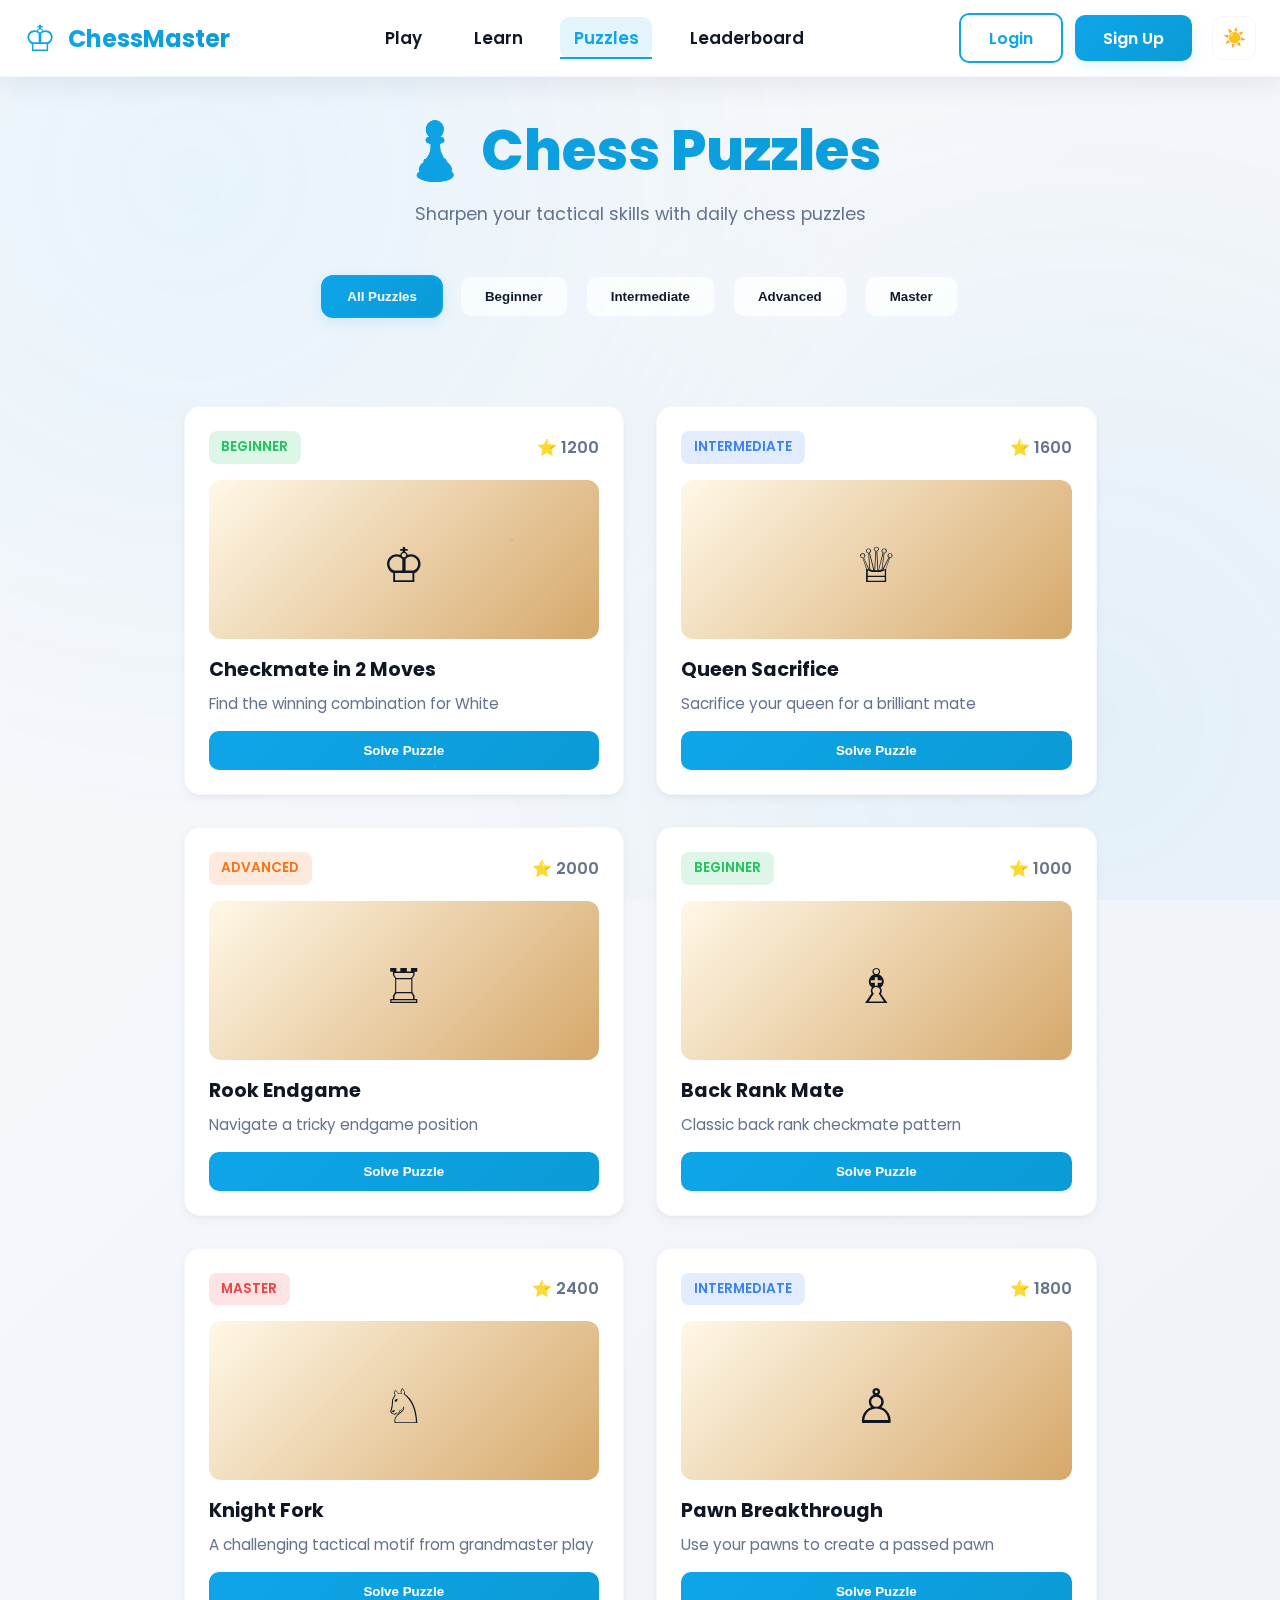
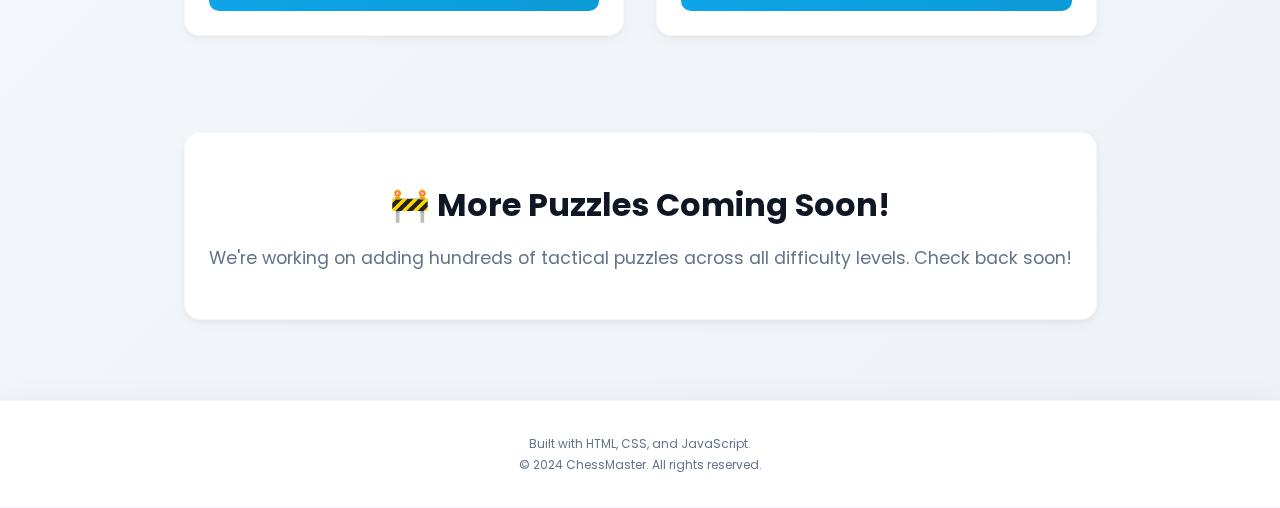
<file: puzzles.html>
<!DOCTYPE html>
<html lang="en">
<head>
  <meta charset="utf-8" />
  <meta name="viewport" content="width=device-width, initial-scale=1.0" />
  <title>Chess Puzzles - ChessMaster</title>
  <link rel="stylesheet" href="styles.css" />
  <link rel="preconnect" href="https://fonts.googleapis.com">
  <link rel="preconnect" href="https://fonts.gstatic.com" crossorigin>
  <link href="https://fonts.googleapis.com/css2?family=Poppins:wght@400;500;600;700;800&display=swap" rel="stylesheet">
  <script src="app.js" defer></script>
</head>
<body>
  <!-- Navigation Bar -->
  <nav class="navbar">
    <div class="nav-container">
      <div class="nav-brand" onclick="window.location.href='index.html'">
        <span class="nav-icon">♔</span>
        <span class="nav-title">ChessMaster</span>
      </div>
      <ul class="nav-menu" id="navMenu">
        <li class="nav-item"><a href="index.html" class="nav-link">Play</a></li>
        <li class="nav-item"><a href="learn.html" class="nav-link">Learn</a></li>
        <li class="nav-item"><a href="puzzles.html" class="nav-link active">Puzzles</a></li>
        <li class="nav-item"><a href="leaderboard.html" class="nav-link">Leaderboard</a></li>
      </ul>
      <div class="nav-actions">
        <button id="loginBtn" class="btn-secondary">Login</button>
        <button id="signupBtn" class="btn-primary">Sign Up</button>

        <!-- Compact header controls: theme toggle -->
        <div class="header-controls" style="margin-left:0.5rem; display:flex; gap:0.5rem; align-items:center;">
          <button id="themeToggle" class="icon-btn" aria-label="Toggle light/dark theme" title="Toggle theme">☀️</button>
        </div>
      </div>
      <button class="nav-toggle" id="navToggle" aria-controls="navMenu" aria-expanded="false" aria-label="Toggle navigation menu">
        <span></span>
        <span></span>
        <span></span>
      </button>
    </div>
  </nav>

  <!-- Login Modal -->
  <div id="loginModal" class="modal" role="dialog" aria-modal="true" aria-labelledby="modalTitle">
    <div class="modal-overlay"></div>
    <div class="modal-content">
      <button class="modal-close" id="closeModal" aria-label="Close login modal">&times;</button>
      <div class="modal-header">
        <h2 id="modalTitle">Welcome Back!</h2>
        <p>Sign in to continue your chess journey</p>
      </div>
      <form id="loginForm" class="auth-form">
        <div class="form-group">
          <label for="username">Username</label>
          <input type="text" id="username" name="username" placeholder="Enter your username" required>
        </div>
        <div class="form-group">
          <label for="password">Password</label>
          <input type="password" id="password" name="password" placeholder="Enter your password" required>
        </div>
        <div class="form-options">
          <label class="checkbox-label">
            <input type="checkbox" name="remember">
            <span>Remember me</span>
          </label>
          <a href="forgot-password.html" class="link-text">Forgot password?</a>
        </div>
        <button type="submit" class="btn-submit">Sign In</button>
        <div class="form-divider">
          <span>or</span>
        </div>
        <button type="button" id="guestBtn" class="btn-guest">
          <svg width="20" height="20" viewBox="0 0 24 24" fill="none" stroke="currentColor" stroke-width="2">
            <path d="M20 21v-2a4 4 0 0 0-4-4H8a4 4 0 0 0-4 4v2"></path>
            <circle cx="12" cy="7" r="4"></circle>
          </svg>
          Continue as Guest
        </button>
      </form>
      <div class="modal-footer">
        Don't have an account? <a href="signup.html" class="link-text">Sign up now</a>
      </div>
    </div>
  </div>

  <!-- User Info Bar -->
  <div class="user-bar" id="userBar" style="display: none;">
    <div class="user-info">
      <div class="user-avatar">
        <span id="userInitial">G</span>
      </div>
      <div class="user-details">
        <span class="user-name" id="userName">Guest Player</span>
        <span class="user-status">Online</span>
      </div>
    </div>
    <button id="logoutBtn" class="btn-logout">Logout</button>
  </div>

  <!-- Puzzles Page Content -->
  <div class="puzzles-page">
    <div class="page-header">
      <h1>♟️ Chess Puzzles</h1>
      <p>Sharpen your tactical skills with daily chess puzzles</p>
    </div>

    <div class="puzzles-container">
      <!-- Puzzle Difficulty Filter -->
      <div class="puzzle-filters">
        <button class="filter-btn active" data-difficulty="all">All Puzzles</button>
        <button class="filter-btn" data-difficulty="beginner">Beginner</button>
        <button class="filter-btn" data-difficulty="intermediate">Intermediate</button>
        <button class="filter-btn" data-difficulty="advanced">Advanced</button>
        <button class="filter-btn" data-difficulty="master">Master</button>
      </div>

      <!-- Puzzles Grid -->
      <div class="puzzles-grid">
        
        <!-- Puzzle Card 1 -->
        <div class="puzzle-card" data-difficulty="beginner">
          <div class="puzzle-header">
            <span class="puzzle-difficulty beginner">Beginner</span>
            <span class="puzzle-rating">⭐ 1200</span>
          </div>
          <div class="puzzle-preview">
            <div class="puzzle-board-mini">
              <span style="font-size: 48px;">♔</span>
            </div>
          </div>
          <div class="puzzle-info">
            <h3>Checkmate in 2 Moves</h3>
            <p>Find the winning combination for White</p>
          </div>
          <button class="btn-solve">Solve Puzzle</button>
        </div>

        <!-- Puzzle Card 2 -->
        <div class="puzzle-card" data-difficulty="intermediate">
          <div class="puzzle-header">
            <span class="puzzle-difficulty intermediate">Intermediate</span>
            <span class="puzzle-rating">⭐ 1600</span>
          </div>
          <div class="puzzle-preview">
            <div class="puzzle-board-mini">
              <span style="font-size: 48px;">♕</span>
            </div>
          </div>
          <div class="puzzle-info">
            <h3>Queen Sacrifice</h3>
            <p>Sacrifice your queen for a brilliant mate</p>
          </div>
          <button class="btn-solve">Solve Puzzle</button>
        </div>

        <!-- Puzzle Card 3 -->
        <div class="puzzle-card" data-difficulty="advanced">
          <div class="puzzle-header">
            <span class="puzzle-difficulty advanced">Advanced</span>
            <span class="puzzle-rating">⭐ 2000</span>
          </div>
          <div class="puzzle-preview">
            <div class="puzzle-board-mini">
              <span style="font-size: 48px;">♖</span>
            </div>
          </div>
          <div class="puzzle-info">
            <h3>Rook Endgame</h3>
            <p>Navigate a tricky endgame position</p>
          </div>
          <button class="btn-solve">Solve Puzzle</button>
        </div>

        <!-- Puzzle Card 4 -->
        <div class="puzzle-card" data-difficulty="beginner">
          <div class="puzzle-header">
            <span class="puzzle-difficulty beginner">Beginner</span>
            <span class="puzzle-rating">⭐ 1000</span>
          </div>
          <div class="puzzle-preview">
            <div class="puzzle-board-mini">
              <span style="font-size: 48px;">♗</span>
            </div>
          </div>
          <div class="puzzle-info">
            <h3>Back Rank Mate</h3>
            <p>Classic back rank checkmate pattern</p>
          </div>
          <button class="btn-solve">Solve Puzzle</button>
        </div>

        <!-- Puzzle Card 5 -->
        <div class="puzzle-card" data-difficulty="master">
          <div class="puzzle-header">
            <span class="puzzle-difficulty master">Master</span>
            <span class="puzzle-rating">⭐ 2400</span>
          </div>
          <div class="puzzle-preview">
            <div class="puzzle-board-mini">
              <span style="font-size: 48px;">♘</span>
            </div>
          </div>
          <div class="puzzle-info">
            <h3>Knight Fork</h3>
            <p>A challenging tactical motif from grandmaster play</p>
          </div>
          <button class="btn-solve">Solve Puzzle</button>
        </div>

        <!-- Puzzle Card 6 -->
        <div class="puzzle-card" data-difficulty="intermediate">
          <div class="puzzle-header">
            <span class="puzzle-difficulty intermediate">Intermediate</span>
            <span class="puzzle-rating">⭐ 1800</span>
          </div>
          <div class="puzzle-preview">
            <div class="puzzle-board-mini">
              <span style="font-size: 48px;">♙</span>
            </div>
          </div>
          <div class="puzzle-info">
            <h3>Pawn Breakthrough</h3>
            <p>Use your pawns to create a passed pawn</p>
          </div>
          <button class="btn-solve">Solve Puzzle</button>
        </div>

      </div>

      <!-- Coming Soon Message -->
      <div class="coming-soon-section">
        <h2>🚧 More Puzzles Coming Soon!</h2>
        <p>We're working on adding hundreds of tactical puzzles across all difficulty levels. Check back soon!</p>
      </div>

    </div>
  </div>

  <footer class="site-footer">
    <small>Built with HTML, CSS, and JavaScript.
      <br>
      &copy; 2024 ChessMaster. All rights reserved.
    </small>
  </footer>
</body>
</html>
</file>
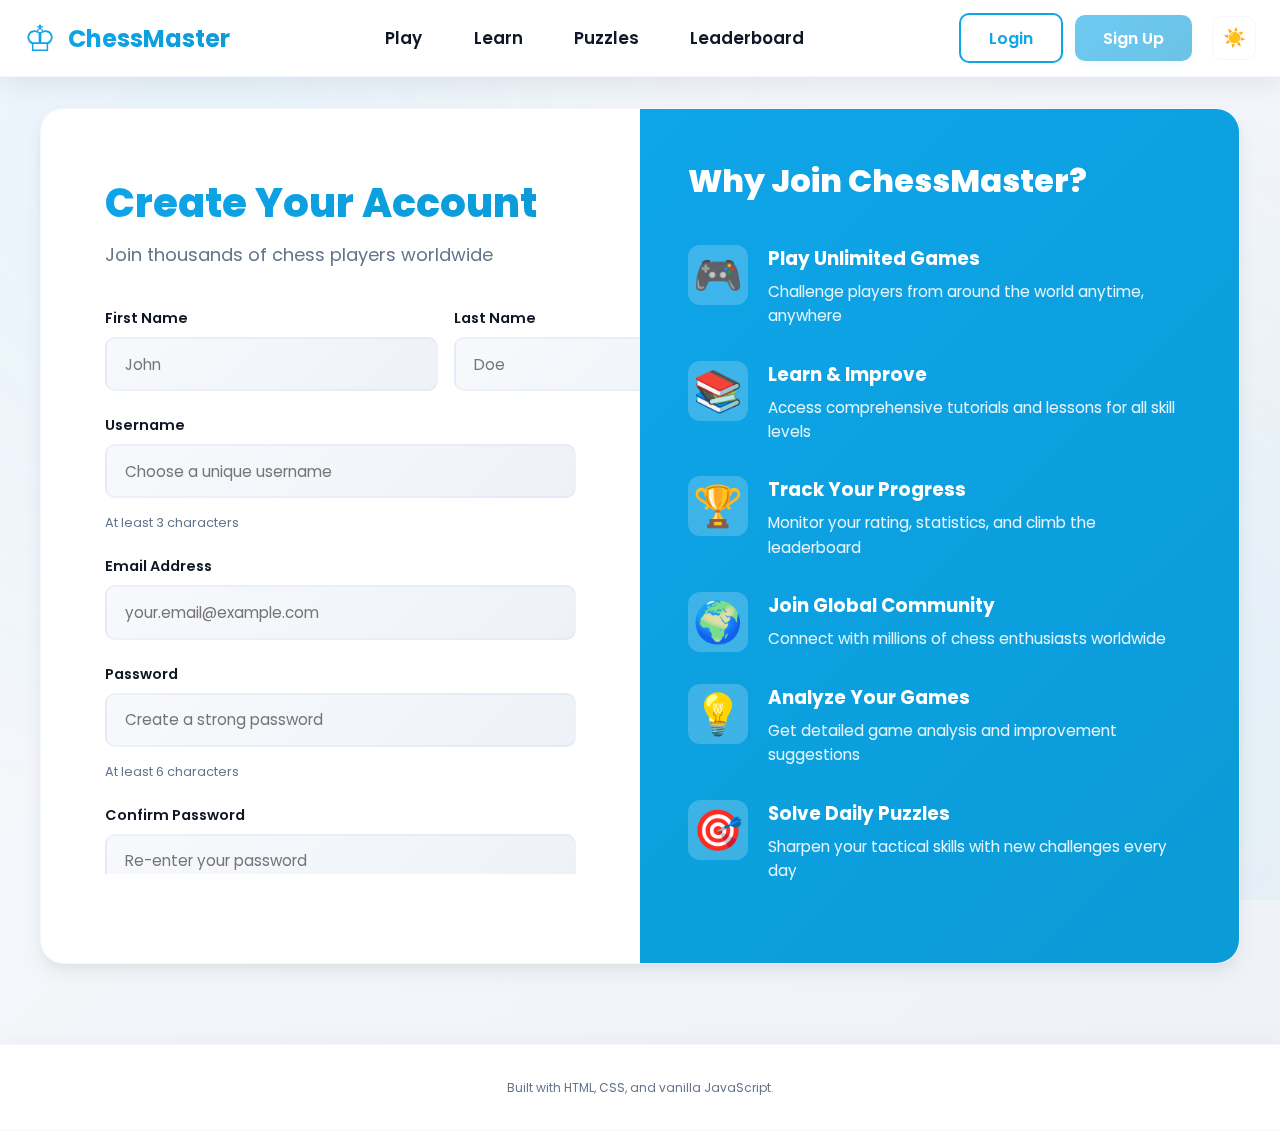
<file: signup.html>
<!DOCTYPE html>
<html lang="en">
<head>
  <meta charset="utf-8" />
  <meta name="viewport" content="width=device-width, initial-scale=1.0" />
  <title>Sign Up - ChessMaster</title>
  <link rel="stylesheet" href="styles.css" />
  <link rel="preconnect" href="https://fonts.googleapis.com">
  <link rel="preconnect" href="https://fonts.gstatic.com" crossorigin>
  <link href="https://fonts.googleapis.com/css2?family=Poppins:wght@400;500;600;700;800&display=swap" rel="stylesheet">
  <script src="app.js" defer></script>
</head>
<body>
  <!-- Navigation Bar -->
  <nav class="navbar">
    <div class="nav-container">
      <div class="nav-brand" onclick="window.location.href='index.html'">
        <span class="nav-icon">♔</span>
        <span class="nav-title">ChessMaster</span>
      </div>
      <ul class="nav-menu" id="navMenu">
        <li class="nav-item"><a href="index.html" class="nav-link">Play</a></li>
        <li class="nav-item"><a href="learn.html" class="nav-link">Learn</a></li>
        <li class="nav-item"><a href="puzzles.html" class="nav-link">Puzzles</a></li>
        <li class="nav-item"><a href="leaderboard.html" class="nav-link">Leaderboard</a></li>
      </ul>
      <div class="nav-actions">
        <button id="loginBtn" class="btn-secondary">Login</button>
        <button id="signupBtn" class="btn-primary" disabled>Sign Up</button>

        <!-- Compact header controls: theme toggle -->
        <div class="header-controls" style="margin-left:0.5rem; display:flex; gap:0.5rem; align-items:center;">
          <button id="themeToggle" class="icon-btn" aria-label="Toggle light/dark theme" title="Toggle theme">☀️</button>
        </div>
      </div>
      <button class="nav-toggle" id="navToggle" aria-controls="navMenu" aria-expanded="false" aria-label="Toggle navigation menu">
        <span></span>
        <span></span>
        <span></span>
      </button>
    </div>
  </nav>

  <!-- Login Modal -->
  <div id="loginModal" class="modal" role="dialog" aria-modal="true" aria-labelledby="modalTitle">
    <div class="modal-overlay"></div>
    <div class="modal-content">
      <button class="modal-close" id="closeModal" aria-label="Close login modal">&times;</button>
      <div class="modal-header">
        <h2 id="modalTitle">Welcome Back!</h2>
        <p>Sign in to continue your chess journey</p>
      </div>
      <form id="loginForm" class="auth-form">
        <div class="form-group">
          <label for="username">Username</label>
          <input type="text" id="username" name="username" placeholder="Enter your username" required>
        </div>
        <div class="form-group">
          <label for="password">Password</label>
          <input type="password" id="password" name="password" placeholder="Enter your password" required>
        </div>
        <div class="form-options">
          <label class="checkbox-label">
            <input type="checkbox" name="remember">
            <span>Remember me</span>
          </label>
          <a href="forgot-password.html" class="link-text">Forgot password?</a>
        </div>
        <button type="submit" class="btn-submit">Sign In</button>
        <div class="form-divider">
          <span>or</span>
        </div>
        <button type="button" id="guestBtn" class="btn-guest">
          <svg width="20" height="20" viewBox="0 0 24 24" fill="none" stroke="currentColor" stroke-width="2">
            <path d="M20 21v-2a4 4 0 0 0-4-4H8a4 4 0 0 0-4 4v2"></path>
            <circle cx="12" cy="7" r="4"></circle>
          </svg>
          Continue as Guest
        </button>
      </form>
      <div class="modal-footer">
        Don't have an account? <a href="signup.html" class="link-text">Sign up now</a>
      </div>
    </div>
  </div>

  <!-- User Info Bar -->
  <div class="user-bar" id="userBar" style="display: none;">
    <div class="user-info">
      <div class="user-avatar">
        <span id="userInitial">G</span>
      </div>
      <div class="user-details">
        <span class="user-name" id="userName">Guest Player</span>
        <span class="user-status">Online</span>
      </div>
    </div>
    <button id="logoutBtn" class="btn-logout">Logout</button>
  </div>

  <div class="signup-page">
    <div class="signup-container">
      <div class="signup-content">
        
        <!-- Left Side - Form -->
        <div class="signup-form-section">
          <div class="signup-header">
            <h1>Create Your Account</h1>
            <p>Join thousands of chess players worldwide</p>
          </div>

          <form id="signupFormMain" class="signup-form">
            <div class="form-row">
              <div class="form-group">
                <label for="firstName">First Name</label>
                <input type="text" id="firstName" name="firstName" placeholder="John" required>
              </div>
              <div class="form-group">
                <label for="lastName">Last Name</label>
                <input type="text" id="lastName" name="lastName" placeholder="Doe" required>
              </div>
            </div>

            <div class="form-group">
              <label for="signupUsername">Username</label>
              <input type="text" id="signupUsername" name="username" placeholder="Choose a unique username" required minlength="3">
              <small class="form-hint">At least 3 characters</small>
            </div>

            <div class="form-group">
              <label for="email">Email Address</label>
              <input type="email" id="email" name="email" placeholder="your.email@example.com" required>
            </div>

            <div class="form-group">
              <label for="signupPassword">Password</label>
              <input type="password" id="signupPassword" name="password" placeholder="Create a strong password" required minlength="6">
              <small class="form-hint">At least 6 characters</small>
            </div>

            <div class="form-group">
              <label for="confirmPassword">Confirm Password</label>
              <input type="password" id="confirmPassword" name="confirmPassword" placeholder="Re-enter your password" required>
            </div>

            <div class="form-group">
              <label for="country">Country</label>
              <select id="country" name="country" required>
                <option value="">Select your country</option>
                <option value="us">🇺🇸 United States</option>
                <option value="gb">🇬🇧 United Kingdom</option>
                <option value="ca">🇨🇦 Canada</option>
                <option value="au">🇦🇺 Australia</option>
                <option value="de">🇩🇪 Germany</option>
                <option value="fr">🇫🇷 France</option>
                <option value="es">🇪🇸 Spain</option>
                <option value="it">🇮🇹 Italy</option>
                <option value="in">🇮🇳 India</option>
                <option value="cn">🇨🇳 China</option>
                <option value="jp">🇯🇵 Japan</option>
                <option value="br">🇧🇷 Brazil</option>
                <option value="mx">🇲🇽 Mexico</option>
                <option value="ru">🇷🇺 Russia</option>
                <option value="other">🌍 Other</option>
              </select>
            </div>

            <div class="form-group">
              <label for="skillLevel">Chess Skill Level</label>
              <select id="skillLevel" name="skillLevel" required>
                <option value="">Select your level</option>
                <option value="beginner">🌱 Beginner - Just learning</option>
                <option value="intermediate">⚡ Intermediate - Know the basics</option>
                <option value="advanced">🔥 Advanced - Experienced player</option>
                <option value="expert">👑 Expert - Tournament level</option>
              </select>
            </div>

            <div class="form-group checkbox-group">
              <label class="checkbox-label">
                <input type="checkbox" id="terms" name="terms" required>
                <span>I agree to the <a href="#" class="link-text">Terms of Service</a> and <a href="#" class="link-text">Privacy Policy</a></span>
              </label>
            </div>

            <div class="form-group checkbox-group">
              <label class="checkbox-label">
                <input type="checkbox" id="newsletter" name="newsletter">
                <span>Send me chess tips and updates via email</span>
              </label>
            </div>

            <button type="submit" class="btn-submit btn-large">
              Create Account
            </button>
          </form>

          <div class="signup-footer">
            Already have an account? <a href="index.html" class="link-text">Sign in here</a>
          </div>
        </div>

        <!-- Right Side - Benefits -->
        <div class="signup-benefits-section">
          <div class="benefits-content">
            <h2>Why Join ChessMaster?</h2>
            
            <div class="benefit-item">
              <div class="benefit-icon">🎮</div>
              <div class="benefit-text">
                <h3>Play Unlimited Games</h3>
                <p>Challenge players from around the world anytime, anywhere</p>
              </div>
            </div>

            <div class="benefit-item">
              <div class="benefit-icon">📚</div>
              <div class="benefit-text">
                <h3>Learn & Improve</h3>
                <p>Access comprehensive tutorials and lessons for all skill levels</p>
              </div>
            </div>

            <div class="benefit-item">
              <div class="benefit-icon">🏆</div>
              <div class="benefit-text">
                <h3>Track Your Progress</h3>
                <p>Monitor your rating, statistics, and climb the leaderboard</p>
              </div>
            </div>

            <div class="benefit-item">
              <div class="benefit-icon">🌍</div>
              <div class="benefit-text">
                <h3>Join Global Community</h3>
                <p>Connect with millions of chess enthusiasts worldwide</p>
              </div>
            </div>

            <div class="benefit-item">
              <div class="benefit-icon">💡</div>
              <div class="benefit-text">
                <h3>Analyze Your Games</h3>
                <p>Get detailed game analysis and improvement suggestions</p>
              </div>
            </div>

            <div class="benefit-item">
              <div class="benefit-icon">🎯</div>
              <div class="benefit-text">
                <h3>Solve Daily Puzzles</h3>
                <p>Sharpen your tactical skills with new challenges every day</p>
              </div>
            </div>
          </div>
        </div>

      </div>
    </div>
  </div>

  <footer class="site-footer">
    <small>Built with HTML, CSS, and vanilla JavaScript.</small>
  </footer>
</body>
</html>
</file>
<file: styles.css>
:root {
  /* MODIFIED: Using .theme-light as the default */
  --bg: linear-gradient(135deg, #f7f9fc, #eef2f7);
  --panel-bg: white;
  --border: rgba(102, 126, 234, 0.06);
  --text: #0f1724;
  --muted: #64748b;
  --accent: #0ea5e9; /* sky-blue */
  --accent-hover: #0b9bd6;
  --accent-soft: rgba(14, 165, 233, 0.12);
  --danger-soft: rgba(245, 101, 101, 0.12);
  --success: #16a34a;
  --light-square: #fff8e7;
  --dark-square: #d6a86a;
  --last-move: rgba(14,165,233,0.18);
  --coords: rgba(15,23,36,0.45);

  /* MODIFIED: Softer, layered shadows for a modern feel */
  --shadow: 0 4px 12px rgba(0, 0, 0, 0.04), 0 2px 4px rgba(0, 0, 0, 0.03);
  --shadow-strong: 0 10px 20px rgba(0, 0, 0, 0.05), 0 5px 10px rgba(0, 0, 0, 0.04);
  --shadow-hover: 0 10px 20px rgba(14, 165, 233, 0.1), 0 5px 10px rgba(14, 165, 233, 0.08);

  --transition-speed: 0.3s;
  --transition-easing: cubic-bezier(0.4, 0, 0.2, 1);
  font-family: "Poppins", "Inter", "Segoe UI", system-ui, sans-serif;
}

/* Theme variants: light, dark. Add body class `theme-light` or `theme-dark` to switch */
.theme-light {
  /* This is now the default, but we keep it for the theme-switcher */
  --bg: linear-gradient(135deg, #f7f9fc, #eef2f7);
  --panel-bg: white;
  --border: rgba(102, 126, 234, 0.06);
  --text: #0f1724;
  --muted: #64748b;
  --accent: #0ea5e9; /* sky-blue */
  --accent-hover: #0b9bd6;
  --accent-soft: rgba(14, 165, 233, 0.12);
  --danger-soft: rgba(245, 101, 101, 0.12);
  --success: #16a34a;
  --light-square: #fff8e7;
  --dark-square: #d6a86a;
  --last-move: rgba(14,165,233,0.18);
  --coords: rgba(15,23,36,0.45);
  --shadow: 0 4px 12px rgba(0, 0, 0, 0.04), 0 2px 4px rgba(0, 0, 0, 0.03);
  --shadow-strong: 0 10px 20px rgba(0, 0, 0, 0.05), 0 5px 10px rgba(0, 0, 0, 0.04);
  --shadow-hover: 0 10px 20px rgba(14, 165, 233, 0.1), 0 5px 10px rgba(14, 165, 233, 0.08);
}

.theme-dark {
  /* NEW: Clean, modern dark theme with better contrast */
  --bg: linear-gradient(135deg, #1e293b, #111827); /* Dark Slate */
  --panel-bg: rgba(30, 41, 59, 0.8); /* Slate-800 with transparency */
  --border: rgba(55, 65, 81, 0.5); /* Slate-700 */
  --text: #f3f4f6; /* Slate-100 (light gray) */
  --muted: #9ca3af; /* Slate-400 (mid gray) */
  --accent: #0ea5e9; /* Sky Blue for consistency */
  --accent-hover: #0b9bd6;
  --accent-soft: rgba(14, 165, 233, 0.12);
  --danger-soft: rgba(239, 68, 68, 0.12);
  --success: #22c55e;
  
  --light-square: #e5e7eb; /* Light Gray (Slate-200) */
  --dark-square: #6b7280;  /* Mid Gray (Slate-500) */
  
  --last-move: rgba(14, 165, 233, 0.2);
  --coords: rgba(243, 244, 246, 0.4);
  --shadow: 0 10px 40px rgba(0, 0, 0, 0.2);
  --shadow-strong: 0 15px 50px rgba(0, 0, 0, 0.3);
  --shadow-hover: 0 10px 20px rgba(14, 165, 233, 0.1), 0 5px 10px rgba(14, 165, 233, 0.08);
}

/* Theme selector UI */
.theme-select {
  appearance: none;
  -webkit-appearance: none;
  padding: 0.45rem 0.6rem;
  border-radius: 8px;
  border: 1px solid var(--border);
  background: var(--panel-bg);
  color: var(--text);
  font-weight: 600;
  cursor: pointer;
  transition: box-shadow var(--transition-speed), transform var(--transition-speed);
}

.theme-select:focus {
  outline: none;
  box-shadow: 0 6px 20px rgba(0,0,0,0.08);
}

.theme-switcher {
  display: inline-flex;
  align-items: center;
  gap: 0.5rem;
}

.theme-label {
  font-size: 0.85rem;
  color: var(--muted);
  font-weight: 700;
}

/* Reduced motion support for accessibility */
@media (prefers-reduced-motion: reduce) {
  * {
    animation-duration: 0.01ms !important;
    animation-iteration-count: 1 !important;
    transition-duration: 0.01ms !important;
  }
}

*,
*::before,
*::after {
  box-sizing: border-box;
  margin: 0;
  padding: 0;
}

html {
  scroll-behavior: smooth;
}

body {
  min-height: 100vh;
  background: var(--bg);
  color: var(--text);
  display: flex;
  flex-direction: column;
  position: relative;
  overflow-x: hidden;
  padding-top: 76px; /* This is your fix */
  font-size: 16px; /* MODIFIED: Set base font size */
}

body::before {
  content: "";
  position: fixed;
  inset: 0;
  background: 
    radial-gradient(circle at 15% 20%, var(--accent-soft), transparent 50%),
    radial-gradient(circle at 85% 80%, var(--accent-soft), transparent 50%);
  pointer-events: none;
  z-index: 0;
  opacity: 0.5;
}

/* Animated background particles */
body::after {
  content: "";
  position: fixed;
  inset: 0;
  background-image: 
    radial-gradient(2px 2px at 20% 30%, var(--accent), transparent),
    radial-gradient(2px 2px at 60% 70%, var(--accent), transparent),
    radial-gradient(1px 1px at 50% 50%, var(--accent), transparent),
    radial-gradient(1px 1px at 80% 10%, var(--accent), transparent);
  background-size: 200% 200%;
  animation: sparkle 20s linear infinite;
  opacity: 0.2;
  pointer-events: none;
  z-index: 0;
}

@keyframes sparkle {
  0%, 100% { background-position: 0% 0%; }
  50% { background-position: 100% 100%; }
}

/* Navigation Bar */
.navbar {
  position: fixed;
  top: 0;
  left: 0;
  right: 0;
  background: var(--panel-bg);
  backdrop-filter: blur(12px) saturate(160%);
  box-shadow: 0 6px 30px rgba(2,6,23,0.08);
  z-index: 1000;
  border-bottom: 1px solid var(--border);
}

.nav-container {
  max-width: 1400px;
  margin: 0 auto;
  padding: 0 1.5rem;
  display: flex;
  align-items: center;
  justify-content: space-between;
  height: 76px;
}

.nav-brand {
  display: flex;
  align-items: center;
  gap: 0.75rem;
  font-weight: 700;
  font-size: 1.5rem;
  color: var(--accent);
  cursor: pointer;
  transition: transform var(--transition-speed);
}

.nav-brand:hover {
  transform: translateY(-2px);
}

.nav-icon {
  font-size: 2.25rem;
  animation: float 3s ease-in-out infinite;
}

@keyframes float {
  0%, 100% { transform: translateY(0); }
  50% { transform: translateY(-5px); }
}

.nav-title {
  background: linear-gradient(135deg, var(--accent), var(--accent-hover));
  -webkit-background-clip: text;
  -webkit-text-fill-color: transparent;
  background-clip: text;
}

.nav-menu {
  display: flex;
  gap: 1.5rem;
  list-style: none;
  margin: 0;
  padding: 0;
}

.nav-link {
  color: var(--text);
  text-decoration: none;
  font-weight: 600;
  font-size: 1.05rem;
  padding: 0.55rem 0.85rem;
  position: relative;
  transition: color var(--transition-speed), background var(--transition-speed), transform var(--transition-speed);
  border-radius: 10px;
}

.nav-link::after {
  content: "";
  position: absolute;
  bottom: 0;
  left: 0;
  width: 0;
  height: 2px;
  background: var(--accent);
  transition: width var(--transition-speed);
}

.nav-link:hover,
.nav-link.active {
  color: var(--accent);
  background: var(--accent-soft);
}

.nav-link.active::after,
.nav-link:hover::after {
  width: 100%;
}

.nav-actions {
  display: flex;
  gap: 0.75rem;
  align-items: center;
}

/* Compact icon buttons in header */
.icon-btn {
  display: inline-flex;
  align-items: center;
  justify-content: center;
  width: 44px;
  height: 44px;
  border-radius: 10px;
  background: var(--panel-bg);
  color: var(--text);
  border: 1px solid var(--border);
  cursor: pointer;
  font-size: 1.15rem;
  transition: transform var(--transition-speed), box-shadow var(--transition-speed);
}

.icon-btn:hover,
.icon-btn:focus {
  transform: translateY(-2px);
  box-shadow: var(--shadow-hover);
}

/* Avatar button and dropdown */
.avatar-btn {
  display: inline-flex;
  align-items: center;
  justify-content: center;
  width: 40px;
  height: 40px;
  border-radius: 999px;
  background: linear-gradient(135deg, var(--accent), var(--accent-hover));
  color: #fff;
  font-weight: 700;
  border: 2px solid rgba(255,255,255,0.08);
  cursor: pointer;
}

.avatar-btn:focus { outline: 3px solid var(--accent-soft); outline-offset: 2px; }

.avatar-dropdown {
  position: absolute;
  right: 0;
  top: calc(100% + 8px);
  min-width: 160px;
  background: var(--panel-bg);
  border: 1px solid var(--border);
  border-radius: 10px;
  box-shadow: 0 12px 30px rgba(0,0,0,0.12);
  padding: 0.5rem;
  display: none;
  z-index: 2000;
}

.avatar-dropdown.open {
  display: block;
}

.dropdown-item {
  display: block;
  width: 100%;
  text-align: left;
  padding: 0.6rem 0.75rem;
  border-radius: 8px;
  color: var(--text);
  background: transparent;
  border: none;
  text-decoration: none;
  font-weight: 600;
  cursor: pointer;
}

.dropdown-item:hover,
.dropdown-item:focus {
  background: var(--accent-soft);
}

.btn-primary,
.btn-secondary {
  padding: 0.65rem 1.75rem;
  border-radius: 10px;
  font-weight: 600;
  font-size: 1rem;
  cursor: pointer;
  transition: all var(--transition-speed);
  border: none;
  font-family: inherit;
}

.btn-primary {
  background: linear-gradient(135deg, var(--accent), var(--accent-hover));
  color: white;
  box-shadow: 0 4px 15px var(--accent-soft);
}

.btn-primary:hover {
  transform: translateY(-2px);
  box-shadow: 0 6px 20px var(--accent-soft);
}

.btn-primary:disabled {
  opacity: 0.6;
  cursor: not-allowed;
  transform: none;
  box-shadow: 0 2px 8px var(--accent-soft);
}

.btn-primary:disabled:hover {
  transform: none;
  box-shadow: 0 2px 8px var(--accent-soft);
}

.btn-secondary {
  background: transparent;
  color: var(--accent);
  border: 2px solid var(--accent);
}

.btn-secondary:hover {
  background: var(--accent);
  color: white;
}

.btn-secondary:disabled {
  opacity: 0.5;
  cursor: not-allowed;
  border-color: var(--text-secondary);
  color: var(--text-secondary);
}

.btn-secondary:disabled:hover {
  background: transparent;
  color: var(--text-secondary);
}

.nav-toggle {
  display: none;
  flex-direction: column;
  gap: 5px;
  background: none;
  border: none;
  cursor: pointer;
  padding: 0.5rem;
}

.nav-toggle span {
  width: 25px;
  height: 3px;
  background: var(--accent);
  border-radius: 3px;
  transition: all var(--transition-speed);
}

/* User Bar */
.user-bar {
  position: fixed;
  top: 86px; /* This is your fix */
  right: 1.5rem; /* This is your fix */
  background: var(--panel-bg); /* This is your fix */
  backdrop-filter: blur(20px);
  padding: 0.75rem 1.25rem;
  border-radius: 12px;
  box-shadow: var(--shadow);
  display: flex;
  align-items: center;
  gap: 1rem;
  z-index: 999;
  border: 1px solid var(--border);
}

.user-info {
  display: flex;
  align-items: center;
  gap: 0.75rem;
}

.user-avatar {
  width: 40px;
  height: 40px;
  border-radius: 50%;
  background: linear-gradient(135deg, var(--accent), var(--accent-hover));
  display: flex;
  align-items: center;
  justify-content: center;
  color: white;
  font-weight: 700;
  font-size: 1.1rem;
}

.user-details {
  display: flex;
  flex-direction: column;
}

.user-name {
  font-weight: 600;
  font-size: 0.9rem;
  color: var(--text);
}

.user-status {
  font-size: 0.75rem;
  color: var(--success);
  display: flex;
  align-items: center;
  gap: 0.25rem;
}

.user-status::before {
  content: "●";
  font-size: 0.8rem;
}

.btn-logout {
  padding: 0.5rem 1rem;
  background: transparent;
  border: 1px solid var(--border);
  border-radius: 6px;
  cursor: pointer;
  font-weight: 500;
  font-size: 0.85rem;
  color: var(--muted);
  transition: all var(--transition-speed);
}

.btn-logout:hover {
  background: var(--danger-soft);
  border-color: #fcc;
  color: #c33;
}

/* Puzzles Page Styles */
.puzzles-page {
  max-width: 1400px;
  margin: 0 auto;
  padding: 2rem 1.5rem;
  min-height: calc(100vh - 200px);
}

.puzzles-page .page-header {
  text-align: center;
  margin-bottom: 3rem;
}

.puzzles-page .page-header h1 {
  font-size: clamp(2.5rem, 5vw, 3.5rem);
  font-weight: 800;
  background: linear-gradient(135deg, var(--accent), var(--accent-hover));
  -webkit-background-clip: text;
  -webkit-text-fill-color: transparent;
  background-clip: text;
  margin-bottom: 0.5rem;
}

.puzzles-page .page-header p {
  font-size: 1.1rem;
  color: var(--muted);
}

.puzzle-filters {
  display: flex;
  gap: 1rem;
  justify-content: center;
  flex-wrap: wrap;
  margin-bottom: 2.5rem;
}

.filter-btn {
  padding: 0.75rem 1.5rem;
  border: 2px solid var(--border);
  background: var(--panel-bg);
  color: var(--text);
  border-radius: 12px;
  font-weight: 600;
  cursor: pointer;
  transition: all 0.3s ease;
}

.filter-btn:hover {
  border-color: var(--accent);
  transform: translateY(-2px);
}

.filter-btn.active {
  background: linear-gradient(135deg, var(--accent), var(--accent-hover));
  color: white;
  border-color: var(--accent);
  box-shadow: 0 4px 15px var(--accent-soft);
}

.puzzles-grid {
  display: grid;
  grid-template-columns: repeat(auto-fill, minmax(300px, 1fr));
  gap: 2rem;
  margin-bottom: 3rem;
}

.puzzle-card {
  background: var(--panel-bg);
  backdrop-filter: blur(20px);
  border-radius: 16px;
  padding: 1.5rem;
  box-shadow: var(--shadow);
  transition: all 0.3s ease;
  border: 1px solid var(--border);
}

.puzzle-card:hover {
  transform: translateY(-5px);
  box-shadow: var(--shadow-hover);
}

.puzzle-header {
  display: flex;
  justify-content: space-between;
  align-items: center;
  margin-bottom: 1rem;
}

.puzzle-difficulty {
  padding: 0.4rem 0.8rem;
  border-radius: 8px;
  font-size: 0.85rem;
  font-weight: 600;
  text-transform: uppercase;
}

.puzzle-difficulty.beginner {
  background: rgba(34, 197, 94, 0.15);
  color: #22c55e;
}

.puzzle-difficulty.intermediate {
  background: rgba(59, 130, 246, 0.15);
  color: #3b82f6;
}

.puzzle-difficulty.advanced {
  background: rgba(249, 115, 22, 0.15);
  color: #f97316;
}

.puzzle-difficulty.master {
  background: rgba(239, 68, 68, 0.15);
  color: #ef4444;
}

.puzzle-rating {
  font-weight: 600;
  color: var(--muted);
}

.puzzle-preview {
  background: linear-gradient(135deg, var(--light-square), var(--dark-square));
  border-radius: 12px;
  padding: 2rem;
  text-align: center;
  margin-bottom: 1rem;
}

.puzzle-board-mini {
  font-size: 4rem;
}

.puzzle-info h3 {
  font-size: 1.2rem;
  font-weight: 700;
  color: var(--text);
  margin-bottom: 0.5rem;
}

.puzzle-info p {
  color: var(--muted);
  font-size: 0.95rem;
  margin-bottom: 1rem;
}

.btn-solve {
  width: 100%;
  padding: 0.75rem;
  background: linear-gradient(135deg, var(--accent), var(--accent-hover));
  color: white;
  border: none;
  border-radius: 10px;
  font-weight: 600;
  cursor: pointer;
  transition: all 0.3s ease;
}

.btn-solve:hover {
  transform: translateY(-2px);
  box-shadow: 0 6px 20px var(--accent-soft);
}

.coming-soon-section {
  text-align: center;
  padding: 3rem 1.5rem;
  background: var(--panel-bg);
  border-radius: 16px;
  box-shadow: var(--shadow);
  border: 1px solid var(--border);
}

.coming-soon-section h2 {
  font-size: 2rem;
  font-weight: 700;
  color: var(--text);
  margin-bottom: 1rem;
}

.coming-soon-section p {
  font-size: 1.1rem;
  color: var(--muted);
}

.site-header,
.site-footer {
  text-align: center;
  padding: 2rem 1.5rem;
  background: var(--panel-bg); /* MODIFIED: Use var */
  backdrop-filter: blur(20px) saturate(180%);
  box-shadow: 0 8px 32px rgba(0, 0, 0, 0.08);
  position: relative;
  z-index: 10;
  border-bottom: 1px solid var(--border); /* MODIFIED: Use var */
}

.site-header h1 {
  font-size: clamp(2rem, 4vw, 3rem);
  font-weight: 800;
  background: linear-gradient(135deg, var(--accent), var(--accent-hover));
  -webkit-background-clip: text;
  -webkit-text-fill-color: transparent;
  background-clip: text;
  margin-bottom: 0.5rem;
  letter-spacing: -0.02em;
}

.site-header p {
  color: var(--muted);
  font-size: 1.05rem;
  font-weight: 400;
}

.layout {
  flex: 1;
  display: grid;
  gap: 2.5rem;
  /* MODIFIED: Increased padding */
  padding: clamp(2rem, 5vw, 5rem);
  grid-template-columns: minmax(0, 1fr);
  position: relative;
  z-index: 1;
}

.board-wrapper {
  display: flex;
  justify-content: center;
  align-items: center;
}

.board {
  display: grid;
  grid-template-columns: repeat(8, minmax(50px, 9vw));
  grid-template-rows: repeat(8, minmax(50px, 9vw));
  width: min(90vw, 680px);
  aspect-ratio: 1 / 1;
  box-shadow: var(--shadow-strong);
  border-radius: 1.5rem;
  overflow: hidden;
  border: 6px solid rgba(255, 255, 255, 0.3);
  background: rgba(255, 255, 255, 0.1);
}

.square {
  position: relative;
  border: none;
  cursor: pointer;
  font-size: clamp(2rem, 5vw, 3.2rem);
  display: flex;
  align-items: center;
  justify-content: center;
  transition: all var(--transition-speed) var(--transition-easing);
  color: #2d3748;
  font-weight: 600;
}

/* Improved focus state for keyboard navigation */
.square:focus {
  outline: 3px solid var(--accent);
  outline-offset: -3px;
  z-index: 4;
}

.square:focus:not(:focus-visible) {
  outline: none;
}

.square.light {
  background: var(--light-square);
}

.square.dark {
  background: var(--dark-square);
}

.square:hover:not(.selected) {
  transform: scale(1.05);
  filter: brightness(1.1);
  z-index: 2;
}

.square::before,
.square::after {
  position: absolute;
  font-size: 0.7rem;
  font-weight: 700;
  color: var(--coords);
  pointer-events: none;
  letter-spacing: 0.03em;
}

.square::before {
  content: attr(data-rank-label);
  top: 8px;
  left: 10px;
}

.square::after {
  content: attr(data-file-label);
  bottom: 8px;
  right: 10px;
}

/* Hide coordinates option */
.board.hide-coords .square::before,
.board.hide-coords .square::after {
  display: none !important;
}

.square.selected {
  box-shadow: inset 0 0 0 5px var(--accent); /* MODIFIED: Use var */
  transform: scale(1.03);
  z-index: 3;
  will-change: transform;
}

.square.legal-target {
  box-shadow: inset 0 0 0 4px var(--accent-soft);
}

.square.legal-target::after {
  content: "•";
  position: absolute;
  font-size: 3rem;
  color: var(--accent); /* MODIFIED: Use var */
  opacity: 0.4;
  pointer-events: none;
  top: 50%;
  left: 50%;
  transform: translate(-50%, -50%);
}

.square.capture-target {
  box-shadow: inset 0 0 0 4px var(--danger-soft);
}

.square.capture-target::after {
  content: "×";
  position: absolute;
  font-size: 4rem;
  color: rgba(245, 101, 101, 0.5);
  font-weight: 700;
  pointer-events: none;
  top: 50%;
  left: 50%;
  transform: translate(-50%, -50%);
}

.square.last-move {
  background-image: linear-gradient(135deg, transparent 40%, var(--last-move));
}

.square.in-check {
  animation: checkPulse 1.2s ease-in-out infinite;
}

@keyframes checkPulse {
  0%, 100% {
    box-shadow: inset 0 0 0 0 rgba(245, 101, 101, 0.5);
    background-color: inherit;
  }
  50% {
    box-shadow: inset 0 0 0 8px rgba(245, 101, 101, 0.5);
    background-color: rgba(245, 101, 101, 0.15);
  }
}

.sidebar {
  display: grid;
  gap: 2rem;
  align-content: start;
}

.panel {
  background: var(--panel-bg);
  border: 1px solid var(--border); /* MODIFIED: Use var */
  border-radius: 1.5rem;
  padding: 2.25rem; /* MODIFIED: Increased padding */
  box-shadow: var(--shadow);
  backdrop-filter: blur(10px);
  transition: all var(--transition-speed);
}

.panel:hover {
  transform: translateY(-4px);
  box-shadow: var(--shadow-hover);
  border-color: var(--accent); /* MODIFIED: Use var */
}

.panel h2 {
  margin: 0 0 1rem;
  font-size: 1.25rem;
  font-weight: 700;
  color: var(--accent);
}

.turn {
  margin: 0 0 0.5rem;
  font-weight: 700;
  font-size: 1.1rem;
  color: var(--text);
}

.status-message {
  margin: 0 0 1.25rem;
  color: var(--muted);
  min-height: 1.6rem;
  font-size: 0.95rem;
}

#resetBtn {
  display: inline-flex;
  align-items: center;
  justify-content: center;
  gap: 0.6rem;
  padding: 0.75rem 1.5rem;
  border-radius: 999px;
  border: none;
  background: linear-gradient(135deg, var(--accent), var(--accent-hover));
  color: #ffffff;
  font-weight: 700;
  font-size: 1rem;
  cursor: pointer;
  transition: all 0.3s cubic-bezier(0.4, 0, 0.2, 1);
  box-shadow: 0 8px 20px var(--accent-soft);
  flex: 1;
}

#resetBtn:hover {
  transform: translateY(-3px);
  box-shadow: 0 12px 30px var(--accent-soft);
}

#resetBtn:active {
  transform: translateY(-1px);
}

.move-list {
  margin: 0;
  padding-left: 1.5rem;
  max-height: 360px;
  overflow-y: auto;
  color: var(--muted);
  line-height: 1.8;
  scrollbar-width: thin;
  scrollbar-color: var(--accent) transparent;
}

.move-list::-webkit-scrollbar {
  width: 8px;
}

.move-list::-webkit-scrollbar-track {
  background: var(--accent-soft); /* MODIFIED: Use var */
  border-radius: 999px;
}

.move-list::-webkit-scrollbar-thumb {
  background: var(--accent);
  border-radius: 999px;
}

.move-list li {
  margin-bottom: 0.5rem;
  font-family: "Courier New", monospace;
  font-size: 0.95rem;
}

.notes ul {
  margin: 0;
  padding-left: 1.3rem;
  color: var(--muted);
  line-height: 1.7;
}

.notes li + li {
  margin-top: 0.5rem;
}

.site-footer {
  color: var(--muted);
  font-size: 0.9rem;
  border-top: 1px solid var(--border); /* MODIFIED: Use var */
  margin-top: 3rem;
}

/* Modal Styles */
.modal {
  display: none;
  position: fixed;
  inset: 0;
  z-index: 2000;
  align-items: center;
  justify-content: center;
}

.modal.active {
  display: flex;
}

.modal-overlay {
  position: absolute;
  inset: 0;
  background: rgba(0, 0, 0, 0.6);
  backdrop-filter: blur(5px);
  animation: fadeIn 0.3s ease;
}

@keyframes fadeIn {
  from { opacity: 0; }
  to { opacity: 1; }
}

.modal-content {
  position: relative;
  background: var(--panel-bg); /* MODIFIED: Use var */
  border-radius: 20px;
  padding: 3rem; /* MODIFIED: Increased padding */
  max-width: 440px;
  width: 90%;
  box-shadow: 0 25px 50px rgba(0, 0, 0, 0.3);
  animation: slideUp 0.4s cubic-bezier(0.16, 1, 0.3, 1);
  max-height: 90vh;
  overflow-y: auto;
}

@keyframes slideUp {
  from {
    opacity: 0;
    transform: translateY(30px);
  }
  to {
    opacity: 1;
    transform: translateY(0);
  }
}

.modal-close {
  position: absolute;
  top: 1.5rem;
  right: 1.5rem;
  background: none;
  border: none;
  font-size: 2rem;
  color: var(--muted);
  cursor: pointer;
  width: 35px;
  height: 35px;
  display: flex;
  align-items: center;
  justify-content: center;
  border-radius: 50%;
  transition: all var(--transition-speed);
  line-height: 1;
}

.modal-close:hover {
  background: var(--accent-soft); /* MODIFIED: Use var */
  color: var(--text);
  transform: rotate(90deg);
}

.modal-header {
  text-align: center;
  margin-bottom: 2rem;
}

.modal-header h2 {
  font-size: 2rem; /* MODIFIED: Increased font size */
  font-weight: 700;
  color: var(--text);
  margin-bottom: 0.5rem;
}

.modal-header p {
  color: var(--muted);
  font-size: 1rem; /* MODIFIED: Increased font size */
}

.auth-form {
  display: flex;
  flex-direction: column;
  gap: 1.25rem;
}

.form-group {
  display: flex;
  flex-direction: column;
  gap: 0.5rem;
}

.form-group label {
  font-weight: 600;
  font-size: 0.9rem;
  color: var(--text);
}

.form-group input {
  padding: 0.85rem 1.1rem;
  border: 2px solid var(--border); /* MODIFIED: Use var */
  border-radius: 10px;
  font-size: 0.95rem;
  font-family: inherit;
  transition: all var(--transition-speed);
  background: var(--bg); /* MODIFIED: Use var */
}

.form-group input:focus {
  outline: none;
  border-color: var(--accent);
  background: var(--panel-bg); /* MODIFIED: Use var */
  box-shadow: 0 0 0 3px var(--accent-soft);
}

.form-options {
  display: flex;
  justify-content: space-between;
  align-items: center;
  font-size: 0.875rem;
}

.checkbox-label {
  display: flex;
  align-items: center;
  gap: 0.5rem;
  cursor: pointer;
  color: var(--text);
}

.checkbox-label input[type="checkbox"] {
  width: 18px;
  height: 18px;
  cursor: pointer;
  accent-color: var(--accent);
}

.link-text {
  color: var(--accent);
  text-decoration: none;
  font-weight: 500;
  transition: color var(--transition-speed);
}

.link-text:hover {
  color: var(--accent-hover);
  text-decoration: underline;
}

.btn-submit {
  padding: 0.95rem;
  background: linear-gradient(135deg, var(--accent), var(--accent-hover));
  color: white;
  border: none;
  border-radius: 10px;
  font-weight: 600;
  font-size: 1rem;
  cursor: pointer;
  transition: all var(--transition-speed);
  box-shadow: 0 4px 15px var(--accent-soft);
  font-family: inherit;
}

.btn-submit:hover {
  transform: translateY(-2px);
  box-shadow: 0 6px 20px var(--accent-soft);
}

.btn-submit:active {
  transform: translateY(0);
}

.form-divider {
  display: flex;
  align-items: center;
  gap: 1rem;
  color: var(--muted);
  font-size: 0.875rem;
  margin: 0.5rem 0;
}

.form-divider::before,
.form-divider::after {
  content: "";
  flex: 1;
  height: 1px;
  background: var(--border); /* MODIFIED: Use var */
}

.btn-guest {
  padding: 0.95rem;
  background: var(--panel-bg); /* MODIFIED: Use var */
  color: var(--text);
  border: 2px solid var(--border); /* MODIFIED: Use var */
  border-radius: 10px;
  font-weight: 600;
  font-size: 0.95rem;
  cursor: pointer;
  transition: all var(--transition-speed);
  display: flex;
  align-items: center;
  justify-content: center;
  gap: 0.75rem;
  font-family: inherit;
}

.btn-guest:hover {
  border-color: var(--accent);
  background: var(--accent-soft); /* MODIFIED: Use var */
  transform: translateY(-2px);
}

.modal-footer {
  text-align: center;
  margin-top: 1.5rem;
  padding-top: 1.5rem;
  border-top: 1px solid var(--border); /* MODIFIED: Use var */
  color: var(--muted);
  font-size: 0.9rem;
}

/* Pawn Promotion Modal */
.promotion-modal-content {
  max-width: 500px;
  padding: 2rem;
}

.promotion-choices {
  display: grid;
  grid-template-columns: repeat(4, 1fr);
  gap: 1rem;
}

.promotion-choice {
  display: flex;
  flex-direction: column;
  align-items: center;
  gap: 0.5rem;
  padding: 1.5rem 1rem;
  background: var(--panel-bg);
  border: 2px solid var(--border);
  border-radius: 12px;
  cursor: pointer;
  transition: all var(--transition-speed);
  font-family: inherit;
}

.promotion-choice:hover,
.promotion-choice:focus {
  background: var(--accent-soft);
  border-color: var(--accent);
  transform: translateY(-4px);
  box-shadow: var(--shadow-hover);
}

.promotion-piece {
  font-size: 3rem;
  line-height: 1;
}

.promotion-label {
  font-size: 0.9rem;
  font-weight: 600;
  color: var(--text);
}

.button-group {
  display: flex;
  gap: 0.75rem;
  flex-wrap: wrap;
}

#undoBtn {
  display: inline-flex;
  align-items: center;
  justify-content: center;
  gap: 0.5rem;
  padding: 0.75rem 1.5rem;
  border-radius: 999px;
  border: 2px solid var(--accent);
  background: transparent;
  color: var(--accent);
  font-weight: 700;
  font-size: 1rem;
  cursor: pointer;
  transition: all 0.3s cubic-bezier(0.4, 0, 0.2, 1);
  flex: 1;
}

#undoBtn:hover {
  background: var(--accent);
  color: white;
  transform: translateY(-2px);
}

#undoBtn:disabled {
  opacity: 0.4;
  cursor: not-allowed;
  transform: none;
  background: transparent;
  border-color: var(--muted);
  color: var(--muted);
}

#undoBtn:disabled:hover {
  background: transparent;
  color: var(--muted);
}

.captured {
  display: grid;
  gap: 1rem;
}

.captured-section {
  display: flex;
  flex-direction: column;
  gap: 0.5rem;
}

.captured-label {
  font-weight: 700;
  font-size: 0.9rem;
  color: var(--text);
}

.captured-pieces {
  display: flex;
  flex-wrap: wrap;
  gap: 0.35rem;
  min-height: 2.5rem;
  padding: 0.5rem;
  background: var(--accent-soft); /* MODIFIED: Use var */
  border-radius: 0.75rem;
  font-size: 1.5rem;
}

.captured-pieces:empty::before {
  content: "None";
  color: var(--muted);
  font-size: 0.85rem;
  font-style: italic;
}

@media (min-width: 1024px) {
  .layout {
    grid-template-columns: auto 360px;
    align-items: start;
  }
  .board {
    width: min(75vh, 680px);
  }
}

/* Tablet breakpoint */
@media (max-width: 900px) and (min-width: 721px) {
  .layout {
    gap: 2rem;
    padding: 2rem;
  }
  .sidebar {
    grid-template-columns: repeat(auto-fit, minmax(280px, 1fr));
  }
}

@media (max-width: 720px) {
  .square {
    font-size: clamp(1.6rem, 6vw, 2.4rem);
  }
  .square::before,
  .square::after {
    font-size: 0.6rem;
  }
  .sidebar {
    grid-template-columns: minmax(0, 1fr);
  }
  .site-header h1 {
    font-size: clamp(1.6rem, 5vw, 2.2rem);
  }
}

/* Mobile landscape optimization */
@media (max-height: 600px) and (orientation: landscape) {
  .layout {
    padding: 1rem;
  }
  .site-header,
  .site-footer {
    padding: 1rem;
  }
  .board {
    width: min(70vh, 500px);
  }
}

/* Notification System */
.notification {
  position: fixed;
  top: 90px;
  right: 2rem;
  padding: 1rem 1.5rem;
  border-radius: 10px;
  box-shadow: 0 10px 30px rgba(0, 0, 0, 0.2);
  z-index: 3000;
  animation: slideIn 0.3s ease;
  color: white;
  font-weight: 600;
  min-width: 250px;
}

.notification-success {
  background: #48bb78;
}

.notification-error {
  background: #f56565;
}

.notification-info {
  background: #667eea;
}

/* Notification animations */
@keyframes slideIn {
  from {
    transform: translateX(400px);
    opacity: 0;
  }
  to {
    transform: translateX(0);
    opacity: 1;
  }
}

@keyframes slideOut {
  from {
    transform: translateX(0);
    opacity: 1;
  }
  to {
    transform: translateX(400px);
    opacity: 0;
  }
}

/* Keyboard shortcut styling */
kbd {
  display: inline-block;
  padding: 0.2rem 0.5rem;
  background: var(--panel-bg);
  border: 1px solid var(--border);
  border-radius: 4px;
  font-family: 'Courier New', monospace;
  font-size: 0.85rem;
  font-weight: 600;
  color: var(--text);
  box-shadow: 0 2px 4px rgba(0, 0, 0, 0.1);
}

/* Content Page Styles */
.content-page {
  max-width: 1400px;
  margin: 0 auto;
  padding: 3rem 2rem;
  position: relative;
  z-index: 1;
}

/* Learning Page Styles - Rules */
.rules-container {
  max-width: 1200px;
  margin: 0 auto;
}

.rules-section {
  background: var(--panel-bg);
  backdrop-filter: blur(20px);
  border-radius: 20px;
  padding: 3rem;
  box-shadow: var(--shadow);
  border: 1px solid var(--border);
}

.rule-card {
  background: var(--panel-bg); /* MODIFIED: Use var */
  border: 2px solid var(--border); /* MODIFIED: Use var */
  border-radius: 16px;
  padding: 2.5rem;
  margin-bottom: 2rem;
  transition: all var(--transition-speed);
}

.rule-card:hover {
  transform: translateY(-4px);
  box-shadow: var(--shadow-hover);
  border-color: var(--accent);
}

.rule-header h3 {
  font-size: 1.75rem;
  font-weight: 700;
  color: var(--accent);
  margin-bottom: 1.5rem;
}

.rule-content {
  display: flex;
  flex-direction: column;
  gap: 2rem;
}

.rule-image {
  width: 100%;
  max-width: 400px;
  margin: 0 auto;
  border-radius: 12px;
  overflow: hidden;
  box-shadow: 0 8px 24px rgba(0, 0, 0, 0.1);
}

.board-svg {
  width: 100%;
  height: auto;
  display: block;
}

.rule-description {
  flex: 1;
}

.rule-description p {
  font-size: 1.05rem;
  line-height: 1.8;
  color: var(--text);
  margin-bottom: 1rem;
}

.rule-description ul {
  list-style: none;
  padding-left: 0;
  margin: 1rem 0;
}

.rule-description li {
  padding: 0.75rem 0;
  padding-left: 2rem;
  position: relative;
  color: var(--text);
  line-height: 1.6;
}

.rule-description li::before {
  content: "✓";
  position: absolute;
  left: 0;
  color: var(--accent);
  font-weight: 700;
  font-size: 1.2rem;
}

.pieces-grid {
  display: grid;
  grid-template-columns: repeat(auto-fit, minmax(200px, 1fr));
  gap: 2rem;
}

.piece-item {
  text-align: center;
  padding: 1.5rem;
  background: var(--bg); /* MODIFIED: Use var */
  border: 1px solid var(--border);
  border-radius: 12px;
  transition: all var(--transition-speed);
}

.piece-item:hover {
  background: var(--accent-soft);
  transform: translateY(-4px);
}

.piece-icon {
  font-size: 4rem;
  margin-bottom: 1rem;
  display: block;
}

.piece-item h4 {
  font-size: 1.25rem;
  font-weight: 700;
  color: var(--accent);
  margin-bottom: 0.75rem;
}

.piece-item p {
  font-size: 0.95rem;
  color: var(--muted);
  line-height: 1.6;
}

.win-conditions,
.special-moves,
.draw-conditions {
  display: grid;
  grid-template-columns: repeat(auto-fit, minmax(250px, 1fr));
  gap: 2rem;
}

.win-item,
.special-move-item,
.draw-item {
  padding: 2rem;
  background: var(--bg); /* MODIFIED: Use var */
  border: 1px solid var(--border);
  border-radius: 12px;
  transition: all var(--transition-speed);
}

.win-item:hover,
.special-move-item:hover,
.draw-item:hover {
  background: var(--accent-soft);
  transform: translateY(-4px);
}

.win-icon {
  font-size: 3rem;
  margin-bottom: 1rem;
  display: block;
}

.win-item h4,
.special-move-item h4,
.draw-item h4 {
  font-size: 1.25rem;
  font-weight: 700;
  color: var(--accent);
  margin-bottom: 0.75rem;
}

.win-item p,
.special-move-item p,
.draw-item p {
  color: var(--muted);
  line-height: 1.6;
  margin-bottom: 1rem;
}

.special-move-item ul {
  list-style: none;
  padding-left: 0;
  margin-top: 1rem;
}

.special-move-item li {
  padding: 0.5rem 0;
  padding-left: 1.5rem;
  position: relative;
  color: var(--muted);
  font-size: 0.9rem;
}

.special-move-item li::before {
  content: "•";
  position: absolute;
  left: 0;
  color: var(--accent);
  font-weight: 700;
}

.check-info {
  display: grid;
  grid-template-columns: repeat(auto-fit, minmax(300px, 1fr));
  gap: 2rem;
}

.check-item {
  padding: 2rem;
  background: var(--bg); /* MODIFIED: Use var */
  border: 1px solid var(--border);
  border-radius: 12px;
}

.check-item h4 {
  font-size: 1.5rem;
  font-weight: 700;
  color: var(--accent);
  margin-bottom: 1rem;
}

.check-item p {
  color: var(--text);
  line-height: 1.6;
  margin-bottom: 1rem;
}

.check-item ul {
  list-style: none;
  padding-left: 0;
  margin-top: 1rem;
}

.check-item li {
  padding: 0.5rem 0;
  padding-left: 1.5rem;
  position: relative;
  color: var(--muted);
}

.check-item li::before {
  content: "→";
  position: absolute;
  left: 0;
  color: var(--accent);
  font-weight: 700;
}

.learning-section {
  background: var(--panel-bg);
  backdrop-filter: blur(20px);
  border-radius: 20px;
  padding: 2.5rem;
  box-shadow: var(--shadow);
  border: 1px solid var(--border);
}

.section-header {
  display: flex;
  align-items: center;
  gap: 1rem;
  margin-bottom: 2rem;
}

.section-icon {
  font-size: 2.5rem;
}

.section-header h2 {
  font-size: 2rem;
  font-weight: 700;
  color: var(--text);
  margin: 0;
}

.lesson-cards {
  display: grid;
  grid-template-columns: repeat(auto-fit, minmax(300px, 1fr));
  gap: 1.5rem;
}

.lesson-card {
  background: var(--panel-bg); /* MODIFIED: Use var */
  border: 2px solid var(--border); /* MODIFIED: Use var */
  border-radius: 16px;
  padding: 2rem;
  transition: all var(--transition-speed);
  cursor: pointer;
}

.lesson-card:hover {
  transform: translateY(-8px);
  box-shadow: var(--shadow-hover);
  border-color: var(--accent);
}

.lesson-icon {
  font-size: 3rem;
  margin-bottom: 1rem;
  display: block;
}

.lesson-card h3 {
  font-size: 1.25rem;
  font-weight: 700;
  color: var(--text);
  margin-bottom: 0.75rem;
}

.lesson-card p {
  color: var(--muted);
  margin-bottom: 1.5rem;
  line-height: 1.6;
}

.lesson-meta {
  display: flex;
  gap: 1.5rem;
  margin-bottom: 1.5rem;
  font-size: 0.85rem;
  color: var(--muted);
}

.lesson-duration,
.lesson-progress {
  display: flex;
  align-items: center;
  gap: 0.25rem;
}

.btn-lesson {
  width: 100%;
  padding: 0.85rem;
  background: linear-gradient(135deg, var(--accent), var(--accent-hover));
  color: white;
  border: none;
  border-radius: 10px;
  font-weight: 600;
  cursor: pointer;
  transition: all var(--transition-speed);
  font-family: inherit;
}

.btn-lesson:hover {
  transform: translateY(-2px);
  box-shadow: 0 6px 20px var(--accent-soft);
}

/* Puzzles Page Styles */
.puzzles-container {
  display: flex;
  flex-direction: column;
  gap: 3rem;
}

.stats-section {
  display: grid;
  grid-template-columns: repeat(auto-fit, minmax(200px, 1fr));
  gap: 1.5rem;
}

.stat-card {
  background: var(--panel-bg);
  backdrop-filter: blur(20px);
  border: 1px solid var(--border);
  border-radius: 16px;
  padding: 2rem;
  display: flex;
  align-items: center;
  gap: 1.5rem;
  box-shadow: var(--shadow);
  transition: all var(--transition-speed);
}

.stat-card:hover {
  transform: translateY(-4px);
  box-shadow: var(--shadow-hover);
}

.stat-icon {
  font-size: 3rem;
}

.stat-info h3 {
  font-size: 2rem;
  font-weight: 800;
  color: var(--accent);
  margin: 0 0 0.25rem;
}

.stat-info p {
  color: var(--muted);
  margin: 0;
  font-size: 0.9rem;
}

.puzzle-categories {
  background: var(--panel-bg);
  backdrop-filter: blur(20px);
  border-radius: 20px;
  padding: 2.5rem;
  box-shadow: var(--shadow);
  border: 1px solid var(--border);
}

.section-title {
  font-size: 1.75rem;
  font-weight: 700;
  color: var(--text);
  margin-bottom: 2rem;
}

.category-grid {
  display: grid;
  grid-template-columns: repeat(auto-fit, minmax(280px, 1fr));
  gap: 1.5rem;
}

.category-card {
  background: var(--panel-bg); /* MODIFIED: Use var */
  border: 2px solid var(--border); /* MODIFIED: Use var */
  border-radius: 16px;
  padding: 2rem;
  transition: all var(--transition-speed);
}

.category-card:hover {
  transform: translateY(-8px);
  box-shadow: var(--shadow-hover);
  border-color: var(--accent);
}

.category-card.featured {
  background: linear-gradient(135deg, var(--accent-soft), var(--accent-soft));
  border-color: var(--accent);
}

.category-header {
  display: flex;
  justify-content: space-between;
  align-items: center;
  margin-bottom: 1rem;
}

.category-badge {
  padding: 0.4rem 0.8rem;
  border-radius: 20px;
  font-size: 0.75rem;
  font-weight: 700;
  text-transform: uppercase;
  letter-spacing: 0.5px;
}

.category-badge.easy {
  background: #d4edda;
  color: #155724;
}

.category-badge.medium {
  background: #fff3cd;
  color: #856404;
}

.category-badge.hard {
  background: #f8d7da;
  color: #721c24;
}

.category-badge.special,
.category-badge.theme,
.category-badge.rush {
  background: var(--accent-soft);
  color: var(--accent);
}

.category-icon {
  font-size: 2rem;
}

.category-card h3 {
  font-size: 1.25rem;
  font-weight: 700;
  color: var(--text);
  margin-bottom: 0.75rem;
}

.category-card p {
  color: var(--muted);
  margin-bottom: 1.25rem;
  line-height: 1.6;
}

.category-meta {
  display: flex;
  flex-direction: column;
  gap: 0.5rem;
  margin-bottom: 1.5rem;
  font-size: 0.85rem;
  color: var(--muted);
}

.btn-category {
  width: 100%;
  padding: 0.85rem;
  background: var(--panel-bg); /* MODIFIED: Use var */
  color: var(--accent);
  border: 2px solid var(--accent);
  border-radius: 10px;
  font-weight: 600;
  cursor: pointer;
  transition: all var(--transition-speed);
  font-family: inherit;
}

.btn-category:hover {
  background: var(--accent);
  color: white;
  transform: translateY(-2px);
}

.btn-featured {
  background: linear-gradient(135deg, var(--accent), var(--accent-hover));
  color: white;
  border: none;
}

.recent-activity {
  background: var(--panel-bg);
  backdrop-filter: blur(20px);
  border-radius: 20px;
  padding: 2.5rem;
  box-shadow: var(--shadow);
  border: 1px solid var(--border);
}

.activity-list {
  display: flex;
  flex-direction: column;
  gap: 1rem;
}

.activity-item {
  display: flex;
  align-items: center;
  gap: 1rem;
  padding: 1.25rem;
  background: var(--panel-bg); /* MODIFIED: Use var */
  border: 1px solid var(--border); /* MODIFIED: Use var */
  border-radius: 12px;
  transition: all var(--transition-speed);
}

.activity-item:hover {
  transform: translateX(8px);
  box-shadow: 0 4px 12px rgba(0, 0, 0, 0.08);
}

.activity-icon {
  width: 40px;
  height: 40px;
  border-radius: 50%;
  display: flex;
  align-items: center;
  justify-content: center;
  font-weight: 700;
  flex-shrink: 0;
}

.activity-icon.success {
  background: #d4edda;
  color: #155724;
}

.activity-icon.fail {
  background: #f8d7da;
  color: #721c24;
}

.activity-details {
  flex: 1;
}

.activity-title {
  font-weight: 600;
  color: var(--text);
  margin: 0 0 0.25rem;
}

.activity-meta {
  font-size: 0.85rem;
  color: var(--muted);
  margin: 0;
}

.activity-points {
  font-size: 1.1rem;
  font-weight: 700;
  color: var(--accent);
}

/* Leaderboard Page Styles */
.leaderboard-container {
  display: flex;
  flex-direction: column;
  gap: 2.5rem;
}

.leaderboard-tabs {
  display: flex;
  gap: 1rem;
  background: var(--panel-bg);
  padding: 1rem;
  border-radius: 16px;
  box-shadow: var(--shadow);
  flex-wrap: wrap;
}

.tab-btn {
  padding: 0.75rem 1.5rem;
  border: none;
  background: transparent;
  color: var(--muted);
  font-weight: 600;
  cursor: pointer;
  border-radius: 10px;
  transition: all var(--transition-speed);
  font-family: inherit;
}

.tab-btn:hover {
  background: var(--accent-soft);
  color: var(--accent);
}

.tab-btn.active {
  background: linear-gradient(135deg, var(--accent), var(--accent-hover));
  color: white;
}

.podium-section {
  display: grid;
  grid-template-columns: repeat(3, 1fr);
  gap: 1.5rem;
  align-items: end;
}

.podium-card {
  background: var(--panel-bg);
  backdrop-filter: blur(20px);
  border-radius: 20px;
  padding: 2rem;
  text-align: center;
  box-shadow: var(--shadow);
  border: 2px solid var(--border);
  position: relative;
  transition: all var(--transition-speed);
}

.podium-card:hover {
  transform: translateY(-8px);
  box-shadow: var(--shadow-hover);
}

.podium-card.first {
  border-color: #ffd700;
  background: linear-gradient(135deg, rgba(255, 215, 0, 0.1), rgba(255, 215, 0, 0.05));
  order: 2;
}

.podium-card.second {
  border-color: #c0c0c0;
  order: 1;
}

.podium-card.third {
  border-color: #cd7f32;
  order: 3;
}

.podium-crown {
  position: absolute;
  top: -20px;
  left: 50%;
  transform: translateX(-50%);
  font-size: 2.5rem;
  animation: float 3s ease-in-out infinite;
}

.podium-rank {
  width: 50px;
  height: 50px;
  border-radius: 50%;
  background: linear-gradient(135deg, var(--accent), var(--accent-hover));
  color: white;
  display: flex;
  align-items: center;
  justify-content: center;
  font-size: 1.5rem;
  font-weight: 800;
  margin: 0 auto 1.5rem;
}

.podium-card.first .podium-rank {
  background: linear-gradient(135deg, #ffd700, #ffed4e);
  color: #333;
  width: 60px;
  height: 60px;
  font-size: 1.75rem;
}

.podium-avatar {
  width: 80px;
  height: 80px;
  border-radius: 50%;
  background: linear-gradient(135deg, var(--accent), var(--accent-hover));
  color: white;
  display: flex;
  align-items: center;
  justify-content: center;
  font-size: 2rem;
  font-weight: 700;
  margin: 0 auto 1rem;
}

.podium-card.first .podium-avatar {
  width: 100px;
  height: 100px;
  font-size: 2.5rem;
}

.podium-card h3 {
  font-size: 1.25rem;
  font-weight: 700;
  color: var(--text);
  margin-bottom: 0.5rem;
}

.podium-rating {
  font-size: 1.1rem;
  font-weight: 700;
  color: var(--accent);
  margin-bottom: 0.5rem;
}

.podium-country {
  font-size: 0.9rem;
  color: var(--muted);
}

/* Empty Leaderboard State */
.empty-leaderboard {
  background: var(--panel-bg);
  backdrop-filter: blur(20px);
  border-radius: 20px;
  padding: 4rem 2rem;
  box-shadow: var(--shadow);
  border: 1px solid var(--border);
  text-align: center;
}

.empty-icon {
  margin: 0 auto 2rem;
  width: 120px;
  height: 120px;
  display: flex;
  align-items: center;
  justify-content: center;
  background: linear-gradient(135deg, var(--accent-soft), var(--accent-soft));
  border-radius: 50%;
}

.empty-icon svg {
  stroke: var(--accent);
  opacity: 0.5;
}

.empty-leaderboard h2 {
  font-size: 2rem;
  font-weight: 700;
  color: var(--text);
  margin-bottom: 1rem;
}

.empty-leaderboard p {
  font-size: 1.1rem;
  color: var(--muted);
  max-width: 500px;
  margin: 0 auto;
  line-height: 1.6;
}

.leaderboard-table {
  background: var(--panel-bg);
  backdrop-filter: blur(20px);
  border-radius: 20px;
  padding: 2.5rem;
  box-shadow: var(--shadow);
  border: 1px solid var(--border);
  overflow-x: auto;
}

.leaderboard-table table {
  width: 100%;
  border-collapse: collapse;
}

.leaderboard-table th {
  text-align: left;
  padding: 1rem;
  font-weight: 700;
  color: var(--text);
  border-bottom: 2px solid var(--border);
  font-size: 0.9rem;
  text-transform: uppercase;
  letter-spacing: 0.5px;
}

.leaderboard-table td {
  padding: 1.25rem 1rem;
  border-bottom: 1px solid var(--border);
  color: var(--text);
}

.leaderboard-table tr:hover {
  background: var(--accent-soft);
}

.leaderboard-table tr.your-rank {
  background: var(--accent-soft);
}

.rank-badge {
  display: inline-flex;
  align-items: center;
  justify-content: center;
  width: 35px;
  height: 35px;
  border-radius: 50%;
  background: var(--bg); /* MODIFIED: Use var */
  font-weight: 700;
  color: var(--accent);
  font-size: 0.95rem;
}

.player-cell {
  display: flex;
  align-items: center;
  gap: 0.75rem;
}

.player-avatar-small {
  width: 35px;
  height: 35px;
  border-radius: 50%;
  background: linear-gradient(135deg, var(--accent), var(--accent-hover));
  color: white;
  display: flex;
  align-items: center;
  justify-content: center;
  font-weight: 700;
}

.player-name {
  font-weight: 600;
}

.win-rate {
  color: var(--success);
  font-weight: 600;
}

/* Signup Page Styles */
.signup-page {
  min-height: calc(100vh - 140px);
  display: flex;
  align-items: center;
  justify-content: center;
  padding: 2rem;
  position: relative;
  z-index: 1;
}

.signup-container {
  width: 100%;
  max-width: 1200px;
}

.signup-content {
  display: grid;
  grid-template-columns: 1fr 1fr;
  gap: 0;
  background: var(--panel-bg);
  backdrop-filter: blur(20px);
  border-radius: 24px;
  overflow: hidden;
  box-shadow: var(--shadow-strong);
  border: 1px solid var(--border);
}

.signup-form-section {
  padding: 4rem; /* MODIFIED: Increased padding */
  overflow-y: auto;
  max-height: 85vh;
}

.signup-header {
  margin-bottom: 2.5rem;
}

.signup-header h1 {
  font-size: 2.5rem; /* MODIFIED: Increased font size */
  font-weight: 800;
  color: var(--text);
  margin-bottom: 0.5rem;
  background: linear-gradient(135deg, var(--accent), var(--accent-hover));
  -webkit-background-clip: text;
  -webkit-text-fill-color: transparent;
  background-clip: text;
}

.signup-header p {
  color: var(--muted);
  font-size: 1.125rem; /* MODIFIED: Increased font size */
}

.signup-form {
  display: flex;
  flex-direction: column;
  gap: 1.5rem;
}

.form-row {
  display: grid;
  grid-template-columns: 1fr 1fr;
  gap: 1rem;
}

.form-hint {
  display: block;
  margin-top: 0.5rem;
  font-size: 0.8rem;
  color: var(--muted);
}

.signup-form select {
  padding: 0.85rem 1.1rem;
  border: 2px solid var(--border);
  border-radius: 10px;
  font-size: 0.95rem;
  font-family: inherit;
  transition: all var(--transition-speed);
  background: var(--bg);
  cursor: pointer;
  width: 100%;
  color: var(--text); /* MODIFIED: Added color */
}

.signup-form select:focus {
  outline: none;
  border-color: var(--accent);
  background: var(--panel-bg);
  box-shadow: 0 0 0 3px var(--accent-soft);
}

.checkbox-group {
  margin: 0.5rem 0;
}

.btn-large {
  padding: 1.1rem;
  font-size: 1.05rem;
  margin-top: 0.5rem;
}

.signup-footer {
  text-align: center;
  margin-top: 2rem;
  padding-top: 2rem;
  border-top: 1px solid var(--border);
  color: var(--muted);
  font-size: 0.95rem;
}

.signup-benefits-section {
  background: linear-gradient(135deg, var(--accent), var(--accent-hover));
  padding: 3rem;
  color: white;
  display: flex;
  align-items: center;
}

.benefits-content h2 {
  font-size: 2rem;
  font-weight: 800;
  margin-bottom: 2.5rem;
  color: white;
}

.benefit-item {
  display: flex;
  gap: 1.25rem;
  margin-bottom: 2rem;
  align-items: flex-start;
}

.benefit-icon {
  font-size: 2.5rem;
  flex-shrink: 0;
  background: rgba(255, 255, 255, 0.2);
  width: 60px;
  height: 60px;
  border-radius: 12px;
  display: flex;
  align-items: center;
  justify-content: center;
}

.benefit-text h3 {
  font-size: 1.15rem;
  font-weight: 700;
  margin-bottom: 0.5rem;
  color: white;
}

.benefit-text p {
  font-size: 0.95rem;
  line-height: 1.6;
  color: rgba(255, 255, 255, 0.9);
  margin: 0;
}

/* Forgot Password Page Styles */
.forgot-password-page {
  min-height: calc(100vh - 140px);
  display: flex;
  align-items: center;
  justify-content: center;
  padding: 2rem;
  position: relative;
  z-index: 1;
}

.forgot-password-container {
  width: 100%;
  max-width: 900px;
  display: flex;
  flex-direction: column;
  gap: 2rem;
}

.forgot-password-card {
  background: var(--panel-bg);
  backdrop-filter: blur(20px);
  border-radius: 24px;
  padding: 3rem;
  box-shadow: var(--shadow-strong);
  border: 1px solid var(--border);
  text-align: center;
  position: relative;
}

.forgot-icon {
  display: inline-flex;
  align-items: center;
  justify-content: center;
  width: 120px;
  height: 120px;
  border-radius: 50%;
  background: linear-gradient(135deg, var(--accent-soft), var(--accent-soft));
  margin: 0 auto 2rem;
}

.forgot-icon svg {
  stroke: var(--accent);
}

.forgot-header {
  margin-bottom: 2.5rem;
}

.forgot-header h1 {
  font-size: 2.25rem;
  font-weight: 800;
  color: var(--text);
  margin-bottom: 1rem;
}

.forgot-header p {
  color: var(--muted);
  font-size: 1.05rem;
  line-height: 1.6;
  max-width: 500px;
  margin: 0 auto;
}

.forgot-form {
  max-width: 500px;
  margin: 0 auto 2rem;
}

.forgot-footer {
  padding-top: 2rem;
  border-top: 1px solid var(--border);
}

.back-link {
  display: inline-flex;
  align-items: center;
  gap: 0.5rem;
  color: var(--accent);
  text-decoration: none;
  font-weight: 600;
  transition: all var(--transition-speed);
}

.back-link:hover {
  gap: 0.75rem;
  color: var(--accent-hover);
}

.success-message {
  background: linear-gradient(135deg, rgba(72, 187, 120, 0.1), rgba(72, 187, 120, 0.05));
  border: 2px solid #48bb78;
  border-radius: 16px;
  padding: 2.5rem;
  margin-top: 2rem;
}

.success-icon {
  display: inline-flex;
  align-items: center;
  justify-content: center;
  width: 80px;
  height: 80px;
  border-radius: 50%;
  background: #48bb78;
  color: white;
  font-size: 3rem;
  font-weight: 700;
  margin: 0 auto 1.5rem;
}

.success-message h3 {
  font-size: 1.75rem;
  font-weight: 700;
  color: var(--text);
  margin-bottom: 1rem;
}

.success-message p {
  color: var(--muted);
  line-height: 1.6;
  margin-bottom: 1rem;
}

.success-note {
  font-size: 0.9rem;
  color: var(--muted);
  margin-top: 1.5rem;
  padding-top: 1.5rem;
  border-top: 1px solid var(--border);
}

.help-section {
  background: var(--panel-bg);
  backdrop-filter: blur(20px);
  border-radius: 24px;
  padding: 2.5rem;
  box-shadow: var(--shadow);
  border: 1px solid var(--border);
}

.help-section h3 {
  font-size: 1.5rem;
  font-weight: 700;
  color: var(--text);
  margin-bottom: 2rem;
  text-align: center;
}

.help-cards {
  display: grid;
  grid-template-columns: repeat(auto-fit, minmax(250px, 1fr));
  gap: 1.5rem;
}

.help-card {
  background: var(--bg);
  border: 2px solid var(--border);
  border-radius: 16px;
  padding: 2rem;
  text-align: center;
  transition: all var(--transition-speed);
}

.help-card:hover {
  transform: translateY(-4px);
  border-color: var(--accent);
  box-shadow: var(--shadow-hover);
}

.help-icon {
  font-size: 3rem;
  margin-bottom: 1rem;
}

.help-card h4 {
  font-size: 1.15rem;
  font-weight: 700;
  color: var(--text);
  margin-bottom: 0.75rem;
}

.help-card p {
  color: var(--muted);
  line-height: 1.6;
  margin-bottom: 1.25rem;
  font-size: 0.95rem;
}

.btn-guest-small {
  padding: 0.7rem 1.25rem;
  background: var(--panel-bg);
  color: var(--accent);
  border: 2px solid var(--accent);
  border-radius: 8px;
  font-weight: 600;
  font-size: 0.9rem;
  cursor: pointer;
  transition: all var(--transition-speed);
  text-decoration: none;
  display: inline-block;
  font-family: inherit;
}

.btn-guest-small:hover {
  background: var(--accent);
  color: white;
  transform: translateY(-2px);
}

/* Mobile Navigation */
@media (max-width: 768px) {
  .nav-menu {
    display: none;
    position: absolute;
    top: 76px;
    left: 0;
    right: 0;
    background: var(--panel-bg); /* This is your fix */
    flex-direction: column;
    padding: 1.5rem;
    box-shadow: 0 8px 16px rgba(0, 0, 0, 0.1);
    border-top: 1px solid var(--border);
  }
  
  .nav-menu.active {
    display: flex;
  }
  
  .nav-toggle {
    display: flex;
  }
  
  .nav-toggle.active span:nth-child(1) {
    transform: rotate(45deg) translate(7px, 7px);
  }
  
  .nav-toggle.active span:nth-child(2) {
    opacity: 0;
  }
  
  .nav-toggle.active span:nth-child(3) {
    transform: rotate(-45deg) translate(7px, -7px);
  }
  
  .nav-actions {
    gap: 0.5rem;
  }
  
  .btn-primary,
  .btn-secondary {
    padding: 0.5rem 1rem;
    font-size: 0.85rem;
  }
  
  .user-bar {
    right: 1rem;
    left: 1rem;
    padding: 0.6rem 1rem;
    top: 86px;
  }
  
  .user-avatar {
    width: 35px;
    height: 35px;
    font-size: 0.95rem;
  }
  
  .user-name {
    font-size: 0.85rem;
  }
  
  .modal-content {
    padding: 2rem 1.5rem;
  }
  
  body {
    padding-top: 76px;
    background: #f5f5f5;
  }
  
  /* Mobile Chess Layout - Single Column */
  .layout {
    grid-template-columns: 1fr;
    gap: 1rem;
    padding: 0.5rem;
    max-width: 100%;
    margin: 0 auto;
  }
  
  .board-wrapper {
    order: 1;
    width: 100%;
    padding: 0.5rem;
  }
  
  .board {
    width: 100% !important;
    max-width: calc(100vw - 1rem) !important;
    grid-template-columns: repeat(8, 1fr) !important;
    grid-template-rows: repeat(8, 1fr) !important;
    aspect-ratio: 1 / 1;
    border-radius: 8px;
    border: 3px solid rgba(255, 255, 255, 0.3);
    margin: 0 auto;
  }
  
  .square {
    font-size: clamp(1.8rem, 9vw, 2.5rem) !important;
  }
  
  .piece {
    font-size: inherit;
  }
  
  aside {
    order: 2;
    display: flex;
    flex-direction: column;
    gap: 1rem;
  }
  
  .panel {
    background: white;
    border-radius: 12px;
    padding: 1.25rem;
    box-shadow: 0 2px 8px rgba(0, 0, 0, 0.08);
  }
  
  .panel h2 {
    font-size: 1.1rem;
    margin-bottom: 1rem;
    color: var(--accent);
  }
  
  /* Hide some panels on mobile to save space */
  .panel.notes {
    display: none;
  }
  
  .move-list {
    max-height: 150px;
    overflow-y: auto;
  }
  
  .content-page {
    padding: 2rem 1rem;
  }
  
  .rules-section {
    padding: 2rem 1.5rem;
  }
  
  .rule-card {
    padding: 1.5rem;
  }
  
  .pieces-grid,
  .win-conditions,
  .special-moves,
  .draw-conditions,
  .check-info {
    grid-template-columns: 1fr;
  }
  
  .rule-image {
    max-width: 100%;
  }
  
  .lesson-cards,
  .category-grid {
    grid-template-columns: 1fr;
  }
  
  .stats-section {
    grid-template-columns: repeat(2, 1fr);
  }
  
  .podium-section {
    grid-template-columns: 1fr;
  }
  
  .podium-card.first,
  .podium-card.second,
  .podium-card.third {
    order: initial;
  }
  
  .leaderboard-table {
    padding: 1.5rem;
    overflow-x: auto;
  }
  
  .leaderboard-table table {
    font-size: 0.85rem;
  }
  
  .leaderboard-table th,
  .leaderboard-table td {
    padding: 0.75rem 0.5rem;
  }
  
  .signup-content {
    grid-template-columns: 1fr;
  }
  
  .signup-benefits-section {
    display: none;
  }
  
  .signup-form-section {
    padding: 2rem 1.5rem;
    max-height: none;
  }
  
  .signup-header h1 {
    font-size: 1.75rem;
  }
  
  .form-row {
    grid-template-columns: 1fr;
  }
}

@media (max-width: 480px) {
  /* Mobile chess board improvements */
  body {
    padding-top: 70px;
  }
  
  .layout {
    padding: 0.25rem;
    gap: 0.5rem;
  }
  
  .board-wrapper {
    padding: 0.25rem;
  }
  
  .board {
    width: 100% !important;
    max-width: calc(100vw - 0.5rem) !important;
    height: auto !important;
    aspect-ratio: 1 / 1;
    grid-template-columns: repeat(8, 1fr) !important;
    grid-template-rows: repeat(8, 1fr) !important;
    border-radius: 6px;
    border-width: 2px;
    margin: 0 auto;
  }
  
  .square {
    border-radius: 1px;
    font-size: clamp(1.5rem, 8vw, 2.2rem) !important;
    padding: 0;
  }
  
  .piece {
    font-size: inherit !important;
    line-height: 1;
  }
  
  .panel {
    padding: 1rem;
    border-radius: 10px;
  }
  
  .panel h2 {
    font-size: 1rem;
    margin-bottom: 0.75rem;
  }
  
  .btn-primary,
  .btn-secondary {
    padding: 0.45rem 0.85rem;
    font-size: 0.8rem;
  }
  
  .status-item {
    font-size: 0.9rem;
  }
  
  .move-list {
    max-height: 120px;
  }
  
  .user-bar {
    top: 80px;
    padding: 0.5rem 0.75rem;
  }
  
  /* Better touch targets */
  .square {
    min-height: 40px;
    min-width: 40px;
    cursor: pointer;
    -webkit-tap-highlight-color: transparent;
  }
  
  /* Remove hover effects on mobile */
  .square:hover:not(.selected) {
    transform: none;
    filter: none;
  }
  
  /* Improve selected piece visibility */
  .square.selected {
    box-shadow: inset 0 0 0 3px var(--accent);
  }
  
  /* Larger legal move indicators */
  .square.legal-target::after {
    font-size: 2rem;
  }
  
  .controls {
    flex-direction: column;
  }
  
  .button-group {
    width: 100%;
    flex-direction: column;
  }
  
  .button-group button {
    flex: 1;
    width: 100%;
    padding: 0.75rem;
    font-size: 0.9rem;
  }
  
  .stats-section {
    grid-template-columns: 1fr;
  }
  
  .stat-card {
    padding: 1.5rem;
  }
  
  .signup-page {
    padding: 1rem;
  }
  
  .signup-form-section {
    padding: 1.5rem 1rem;
  }
  
  .forgot-password-page {
    padding: 1rem;
  }
  
  .forgot-password-card {
    padding: 2rem 1.5rem;
  }
  
  .forgot-icon {
    width: 100px;
    height: 100px;
  }
  
  .forgot-icon svg {
    width: 60px;
    height: 60px;
  }
  
  .forgot-header h1 {
    font-size: 1.75rem;
  }
  
  .help-cards {
    grid-template-columns: 1fr;
  }
  
  .help-section {
    padding: 1.5rem;
  }
}
</file>
